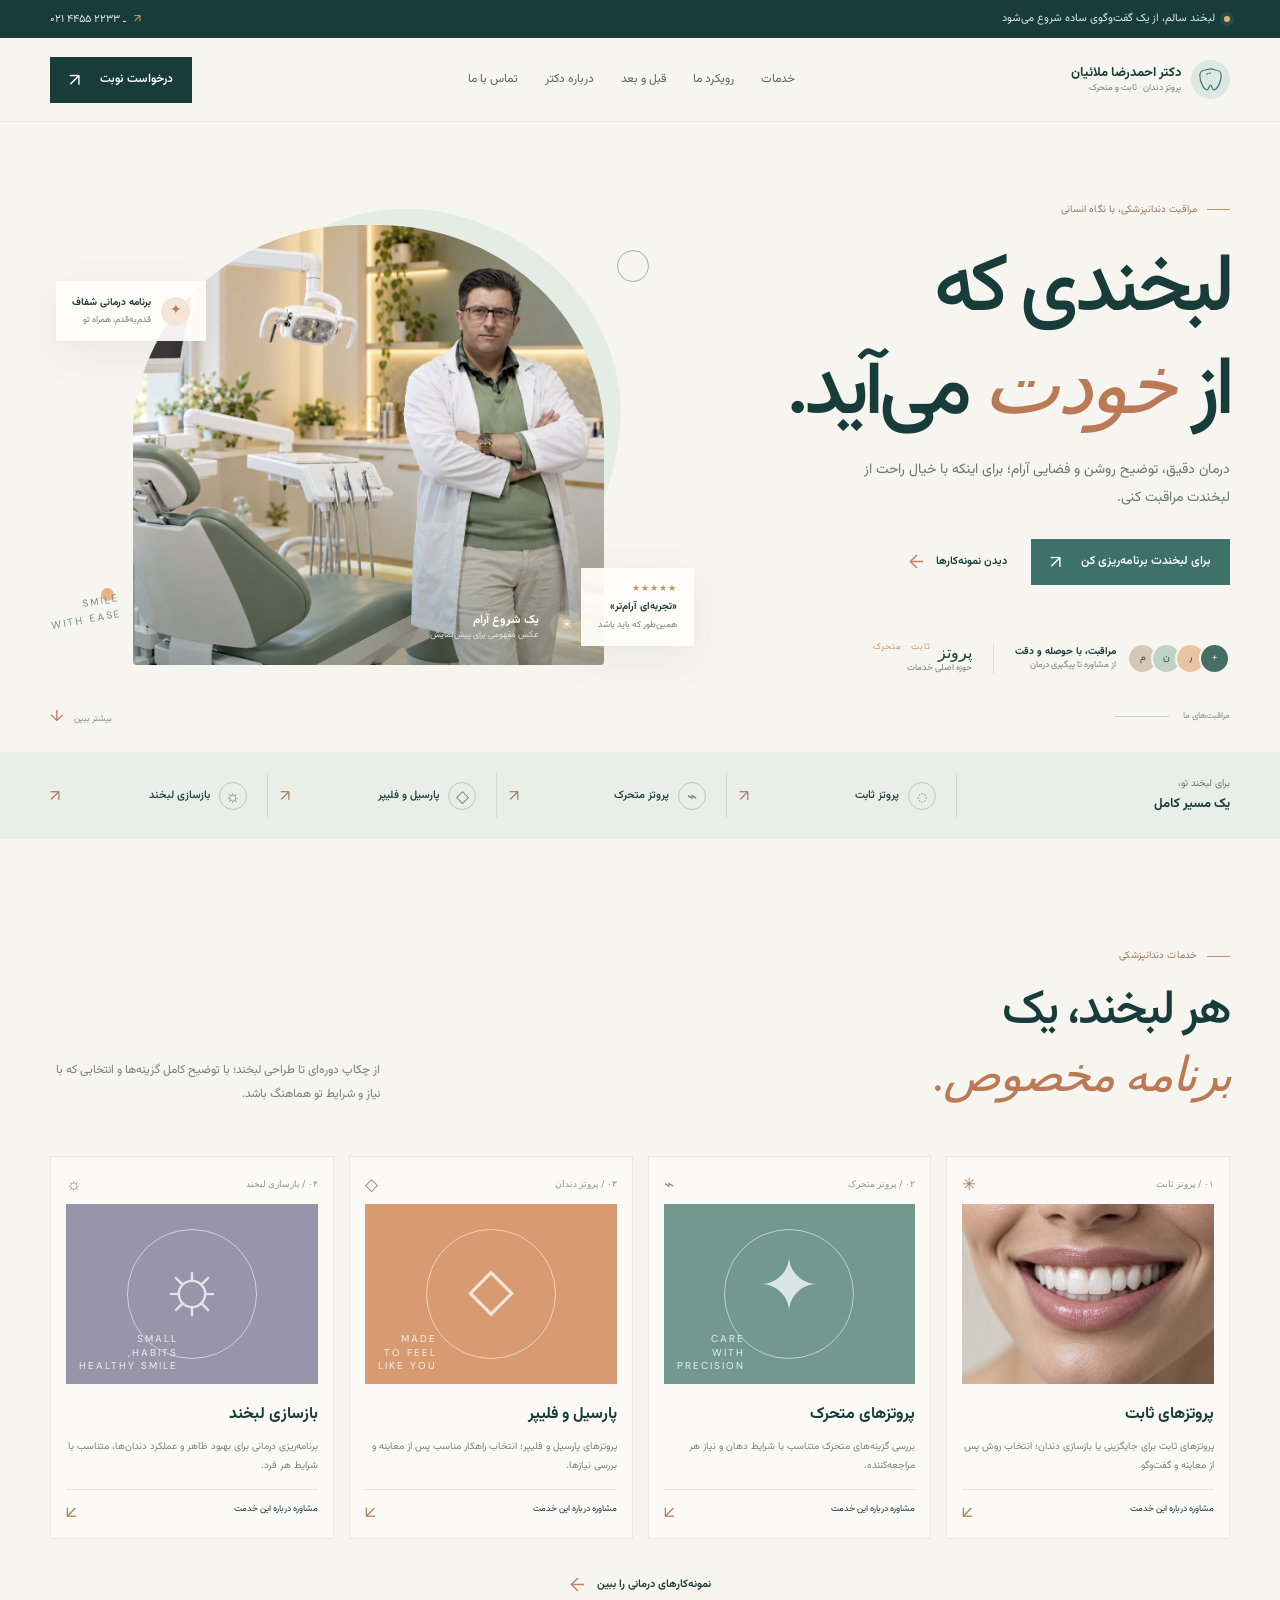
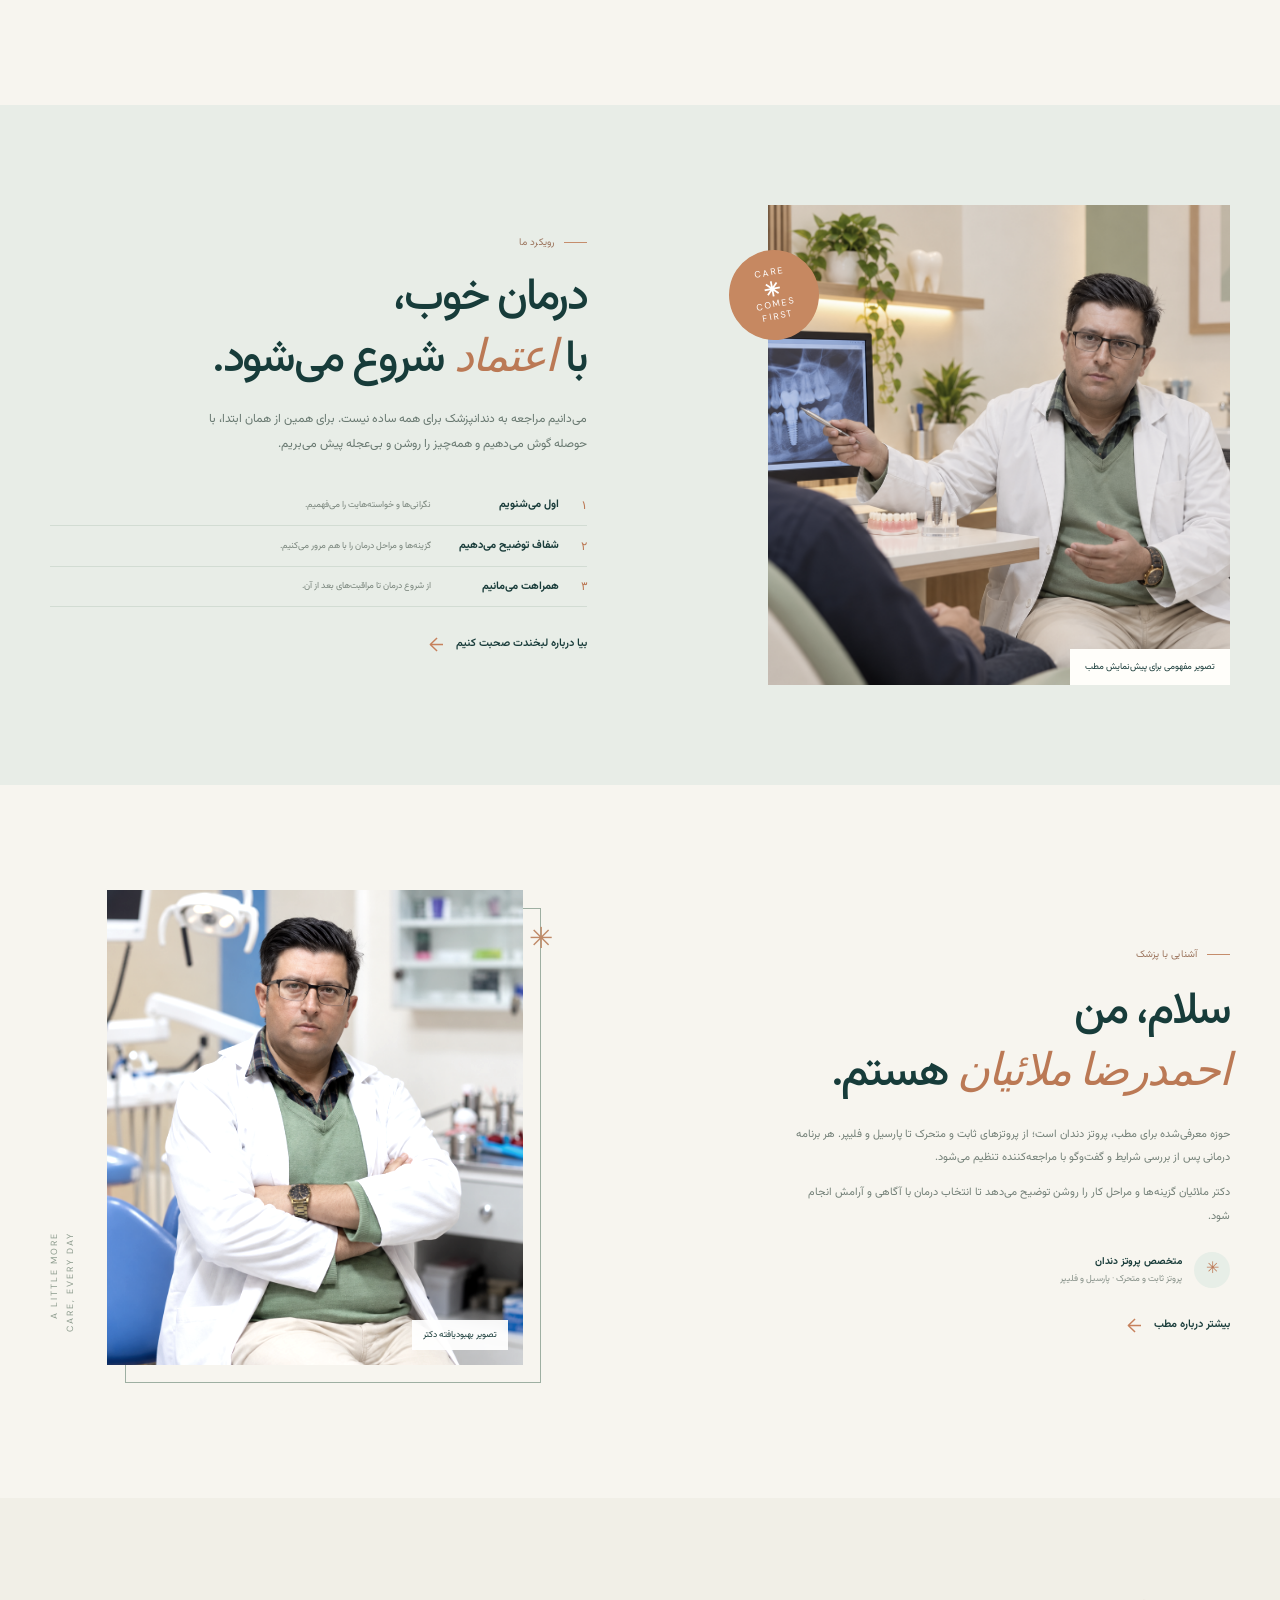
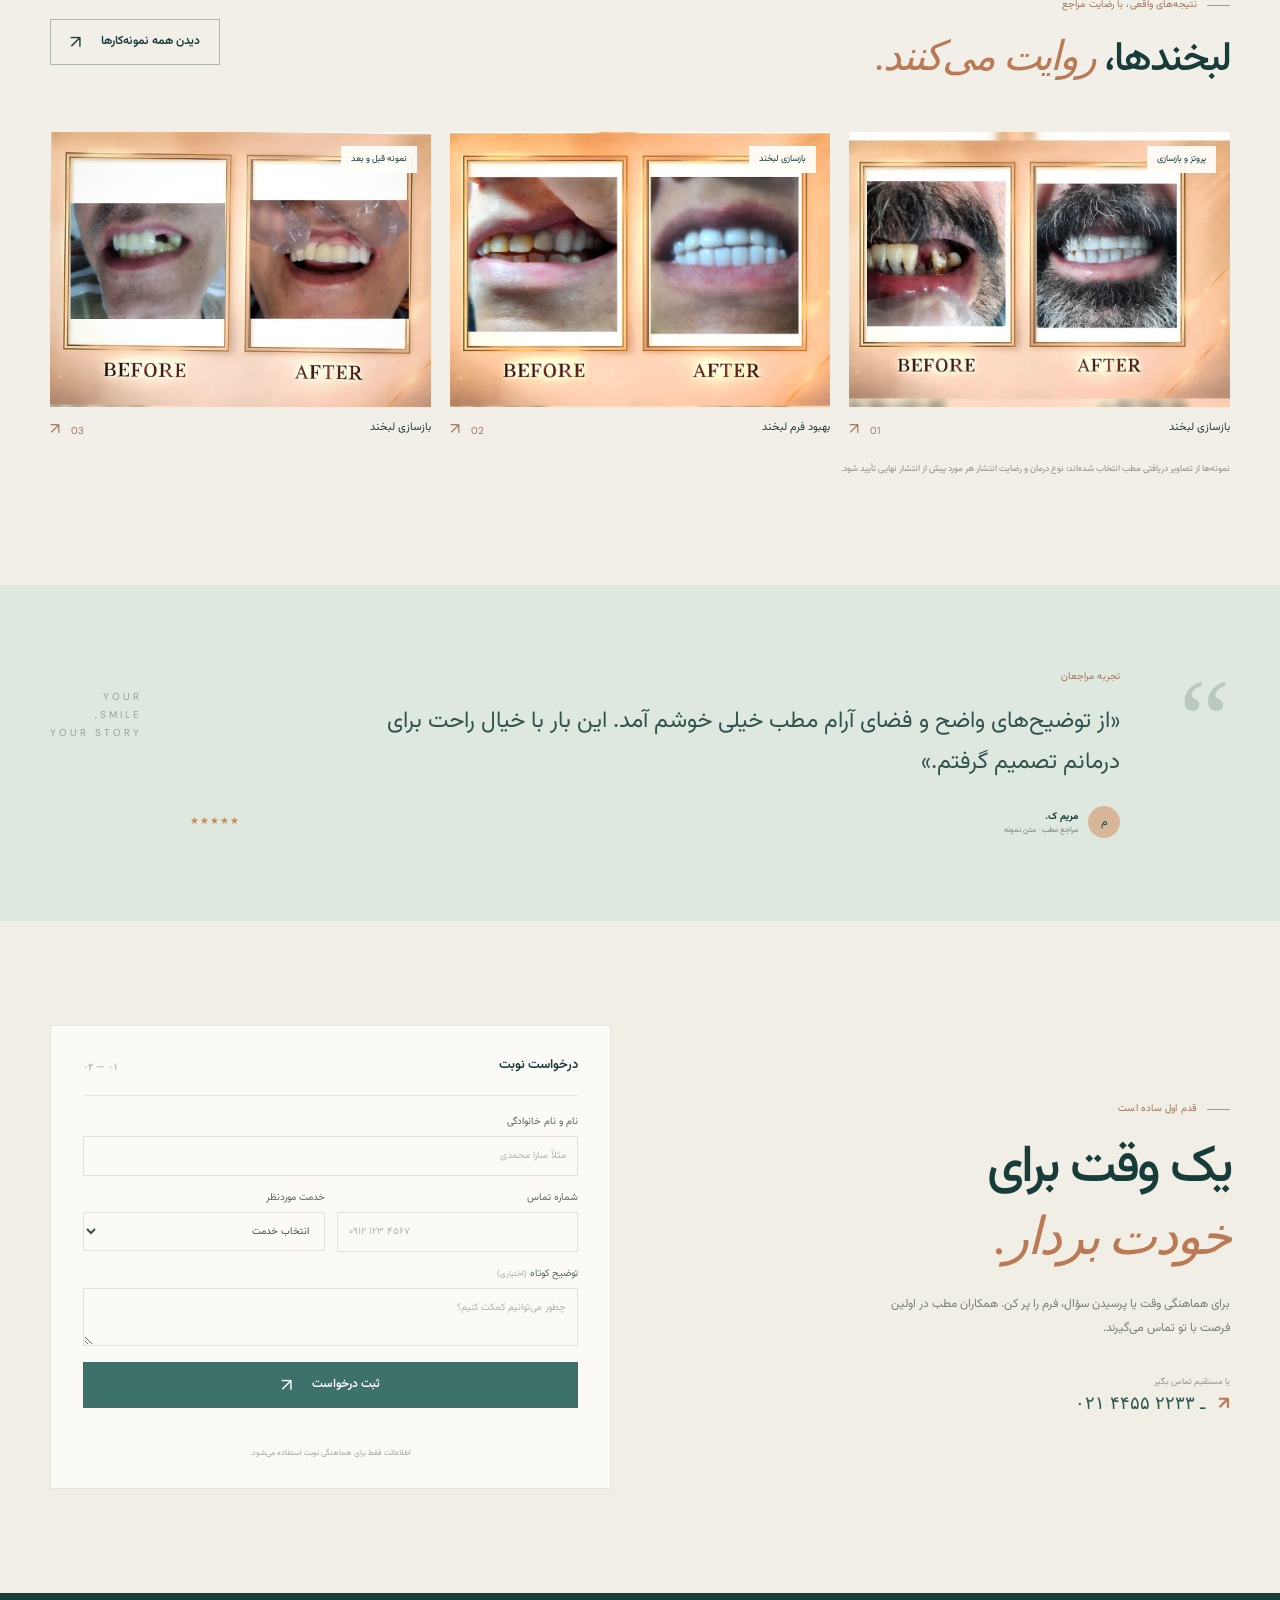
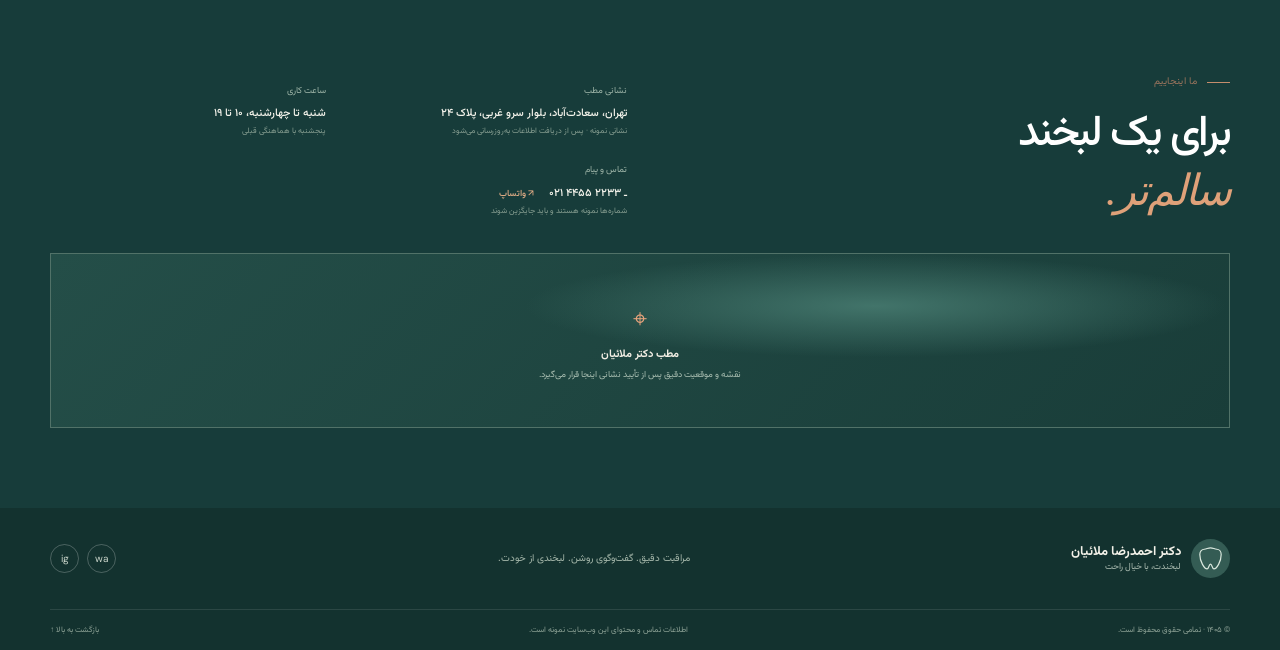
<file: index.html>
<!doctype html>
<html lang="fa" dir="rtl">
<head>
<meta charset="utf-8"><meta name="viewport" content="width=device-width, initial-scale=1"><meta name="theme-color" content="#f7f5ef"><meta name="description" content="کلینیک دندانپزشکی دکتر احمدرضا ملائیان؛ لبخندی سالم و زیبا با برنامه درمانی دقیق و مراقبت آرام.">
<title>دکتر احمدرضا ملائیان | لبخندت، با خیال راحت</title>
<link rel="preconnect" href="https://fonts.googleapis.com"><link rel="preconnect" href="https://fonts.gstatic.com" crossorigin><link href="https://fonts.googleapis.com/css2?family=DM+Sans:wght@400;500;600;700&family=Vazirmatn:wght@300;400;500;600;700;800&display=swap" rel="stylesheet"><link rel="stylesheet" href="styles.css">
</head>
<body>
<div class="topline"><div class="container topline-inner"><span><i class="live-dot"></i> لبخند سالم، از یک گفت‌وگوی ساده شروع می‌شود</span><a href="tel:02122334455">۰۲۱ ـ ۲۲۳۳ ۴۴۵۵ <span class="arrow">↗</span></a></div></div>
<header class="site-header"><div class="container nav-wrap"><a class="brand" href="index.html" aria-label="صفحه اصلی"><span class="brand-mark"><svg viewBox="0 0 48 48" aria-hidden="true"><path d="M24 5c-4.4 0-7.2 2.5-11 2.5C8.8 7.5 5 11.2 5 17c0 12.5 8.2 25.5 13 25.5 3.2 0 3-8.5 6-8.5s2.8 8.5 6 8.5C35 42.5 43 29.5 43 17c0-5.8-3.8-9.5-8-9.5C31.2 7.5 28.4 5 24 5Z"/><path d="M17 15c2-2 4-2.5 7-2.5"/></svg></span><span class="brand-copy"><b>دکتر احمدرضا ملائیان</b><small>پروتز دندان · ثابت و متحرک</small></span></a><button class="menu-toggle" aria-label="باز کردن منو" aria-expanded="false"><span></span><span></span></button><nav class="main-nav"><a href="#services">خدمات</a><a href="#approach">رویکرد ما</a><a href="portfolio.html">قبل و بعد</a><a href="#doctor">درباره دکتر</a><a href="#contact">تماس با ما</a></nav><a class="btn btn-dark nav-cta" href="#booking">درخواست نوبت <span>↗</span></a></div></header>
<main>
<section class="hero"><div class="container hero-grid"><div class="hero-copy"><div class="eyebrow"><span class="eyebrow-line"></span> مراقبت دندانپزشکی، با نگاه انسانی</div><h1>لبخندی که<br>از <em>خودت</em> می‌آید.</h1><p class="hero-desc">درمان دقیق، توضیح روشن و فضایی آرام؛ برای اینکه با خیال راحت از لبخندت مراقبت کنی.</p><div class="hero-actions"><a class="btn btn-teal" href="#booking">برای لبخندت برنامه‌ریزی کن <span>↗</span></a><a class="text-link" href="portfolio.html">دیدن نمونه‌کارها <span>←</span></a></div><div class="hero-proof"><div class="avatar-stack"><span>م</span><span>ن</span><span>ر</span><span class="avatar-plus">+</span></div><div><strong>مراقبت، با حوصله و دقت</strong><small>از مشاوره تا پیگیری درمان</small></div><div class="proof-divider"></div><div class="proof-rating"><b>پروتز</b><span>ثابت · متحرک</span><small>حوزه اصلی خدمات</small></div></div></div><div class="hero-art"><div class="hero-blob"></div><div class="hero-photo"><img src="assets/doctor-in-clinic.png" alt="تصویر مفهومی از دکتر ملائیان در فضای مطب" fetchpriority="high"><div class="photo-label"><span class="label-icon">✳</span><span><b>یک شروع آرام</b><small>عکس مفهومی برای پیش‌نمایش</small></span></div></div><div class="float-card float-card-top"><span class="float-icon">✦</span><span><b>برنامه درمانی شفاف</b><small>قدم‌به‌قدم، همراه تو</small></span></div><div class="float-card float-card-bottom"><span class="mini-stars">★★★★★</span><b>«تجربه‌ای آرام‌تر»</b><small>همین‌طور که باید باشد</small></div><span class="art-ring ring-one"></span><span class="art-ring ring-two"></span><div class="art-note">SMILE<br>WITH EASE</div></div></div><div class="container hero-bottom"><span>مراقبت‌های ما</span><div class="scroll-line"></div><a href="#services">بیشتر ببین <span>↓</span></a></div></section>
<section class="service-strip"><div class="container strip-inner"><div class="strip-label">برای لبخند تو،<br><b>یک مسیر کامل</b></div><a href="#services"><span class="strip-icon">◌</span><span>پروتز ثابت</span><b>↗</b></a><a href="#services"><span class="strip-icon">⌁</span><span>پروتز متحرک</span><b>↗</b></a><a href="#services"><span class="strip-icon">◇</span><span>پارسیل و فلیپر</span><b>↗</b></a><a href="#services"><span class="strip-icon">☼</span><span>بازسازی لبخند</span><b>↗</b></a></div></section>
<section class="section services-section" id="services"><div class="container"><div class="section-heading"><div><div class="eyebrow"><span class="eyebrow-line"></span> خدمات دندانپزشکی</div><h2>هر لبخند، یک<br><em>برنامه مخصوص.</em></h2></div><p>از چکاپ دوره‌ای تا طراحی لبخند؛ با توضیح کامل گزینه‌ها و انتخابی که با نیاز و شرایط تو هماهنگ باشد.</p></div><div class="service-grid"><article class="service-card service-featured"><div class="card-top"><span>۰۱ / پروتز ثابت</span><span class="service-symbol">✳</span></div><div class="service-image"><img src="assets/smile-closeup.png" alt="مراقبت زیبایی و طراحی لبخند" loading="lazy"></div><h3>پروتزهای ثابت</h3><p>پروتزهای ثابت برای جایگزینی یا بازسازی دندان؛ انتخاب روش پس از معاینه و گفت‌وگو.</p><a href="#booking" class="card-link">مشاوره درباره این خدمت <span>↙</span></a></article><article class="service-card"><div class="card-top"><span>۰۲ / پروتز متحرک</span><span class="service-symbol">⌁</span></div><div class="service-illustration illu-teal"><span>✦</span><i></i><b>CARE<br>WITH<br>PRECISION</b></div><h3>پروتزهای متحرک</h3><p>بررسی گزینه‌های متحرک متناسب با شرایط دهان و نیاز هر مراجعه‌کننده.</p><a href="#booking" class="card-link">مشاوره درباره این خدمت <span>↙</span></a></article><article class="service-card"><div class="card-top"><span>۰۳ / پروتز دندان</span><span class="service-symbol">◇</span></div><div class="service-illustration illu-orange"><span>◇</span><i></i><b>MADE<br>TO FEEL<br>LIKE YOU</b></div><h3>پارسیل و فلیپر</h3><p>پروتزهای پارسیل و فلیپر؛ انتخاب راهکار مناسب پس از معاینه و بررسی نیازها.</p><a href="#booking" class="card-link">مشاوره درباره این خدمت <span>↙</span></a></article><article class="service-card"><div class="card-top"><span>۰۴ / بازسازی لبخند</span><span class="service-symbol">☼</span></div><div class="service-illustration illu-lilac"><span>☼</span><i></i><b>SMALL<br>HABITS,<br>HEALTHY SMILE</b></div><h3>بازسازی لبخند</h3><p>برنامه‌ریزی درمانی برای بهبود ظاهر و عملکرد دندان‌ها، متناسب با شرایط هر فرد.</p><a href="#booking" class="card-link">مشاوره درباره این خدمت <span>↙</span></a></article></div><div class="center-link"><a class="text-link" href="portfolio.html">نمونه‌کارهای درمانی را ببین <span>←</span></a></div></div></section>
<section class="approach-section" id="approach"><div class="container approach-grid"><div class="approach-image"><img src="assets/doctor-consultation.png" alt="تصویر مفهومی از دکتر ملائیان هنگام مشاوره" loading="lazy"><div class="image-stamp"><span>CARE</span><b>✳</b><span>COMES<br>FIRST</span></div><div class="image-caption">تصویر مفهومی برای پیش‌نمایش مطب</div></div><div class="approach-copy"><div class="eyebrow"><span class="eyebrow-line"></span> رویکرد ما</div><h2>درمان خوب،<br>با <em>اعتماد</em> شروع می‌شود.</h2><p class="approach-lead">می‌دانیم مراجعه به دندانپزشک برای همه ساده نیست. برای همین از همان ابتدا، با حوصله گوش می‌دهیم و همه‌چیز را روشن و بی‌عجله پیش می‌بریم.</p><div class="values-list"><div><span>۱</span><b>اول می‌شنویم</b><p>نگرانی‌ها و خواسته‌هایت را می‌فهمیم.</p></div><div><span>۲</span><b>شفاف توضیح می‌دهیم</b><p>گزینه‌ها و مراحل درمان را با هم مرور می‌کنیم.</p></div><div><span>۳</span><b>همراهت می‌مانیم</b><p>از شروع درمان تا مراقبت‌های بعد از آن.</p></div></div><a class="text-link" href="#booking">بیا درباره لبخندت صحبت کنیم <span>←</span></a></div></div></section>
<section class="doctor-section" id="doctor"><div class="container doctor-grid"><div class="doctor-copy"><div class="eyebrow"><span class="eyebrow-line"></span> آشنایی با پزشک</div><h2>سلام، من<br><em>احمدرضا ملائیان</em> هستم.</h2><p>حوزه معرفی‌شده برای مطب، پروتز دندان است؛ از پروتزهای ثابت و متحرک تا پارسیل و فلیپر. هر برنامه درمانی پس از بررسی شرایط و گفت‌وگو با مراجعه‌کننده تنظیم می‌شود.</p><p>دکتر ملائیان گزینه‌ها و مراحل کار را روشن توضیح می‌دهد تا انتخاب درمان با آگاهی و آرامش انجام شود.</p><div class="credentials"><span>✳</span><div><b>متخصص پروتز دندان</b><small>پروتز ثابت و متحرک · پارسیل و فلیپر</small></div></div><a class="text-link" href="#contact">بیشتر درباره مطب <span>←</span></a></div><div class="doctor-visual"><div class="doctor-frame"><img src="assets/doctor-ai-enhanced.png" alt="تصویر بهبودیافته دکتر احمدرضا ملائیان" loading="lazy"><div class="portrait-note">تصویر بهبودیافته دکتر</div></div><div class="doctor-side-note">A LITTLE MORE<br>CARE, EVERY DAY</div><span class="doctor-spark">✳</span></div></div></section>
<section class="portfolio-preview"><div class="container"><div class="section-heading preview-heading"><div><div class="eyebrow"><span class="eyebrow-line"></span> نتیجه‌های واقعی، با رضایت مراجع</div><h2>لبخندها، <em>روایت می‌کنند.</em></h2></div><a class="btn btn-outline" href="portfolio.html">دیدن همه نمونه‌کارها <span>↗</span></a></div><div class="preview-grid"><a class="case-preview" href="portfolio.html"><div class="case-img case-img-one"><span class="case-tag">پروتز و بازسازی</span><div class="before-after-mini"><span>قبل</span><i></i><span>بعد</span></div></div><div class="case-caption"><span>بازسازی لبخند</span><b>01 <i>↗</i></b></div></a><a class="case-preview" href="portfolio.html"><div class="case-img case-img-two"><span class="case-tag">بازسازی لبخند</span><div class="before-after-mini"><span>قبل</span><i></i><span>بعد</span></div></div><div class="case-caption"><span>بهبود فرم لبخند</span><b>02 <i>↗</i></b></div></a><a class="case-preview" href="portfolio.html"><div class="case-img case-img-three"><span class="case-tag">نمونه قبل و بعد</span><div class="before-after-mini"><span>قبل</span><i></i><span>بعد</span></div></div><div class="case-caption"><span>بازسازی لبخند</span><b>03 <i>↗</i></b></div></a></div><p class="demo-note">نمونه‌ها از تصاویر دریافتی مطب انتخاب شده‌اند؛ نوع درمان و رضایت انتشار هر مورد پیش از انتشار نهایی تأیید شود.</p></div></section>
<section class="quote-section"><div class="container quote-inner"><span class="quote-mark">“</span><div><div class="eyebrow">تجربه مراجعان</div><blockquote>«از توضیح‌های واضح و فضای آرام مطب خیلی خوشم آمد. این بار با خیال راحت برای درمانم تصمیم گرفتم.»</blockquote><div class="quote-author"><span class="author-avatar">م</span><span><b>مریم ک.</b><small>مراجع مطب · متن نمونه</small></span><span class="quote-stars">★★★★★</span></div></div><div class="quote-side">YOUR<br>SMILE,<br>YOUR STORY</div></div></section>
<section class="booking-section" id="booking"><div class="container booking-grid"><div class="booking-copy"><div class="eyebrow"><span class="eyebrow-line"></span> قدم اول ساده است</div><h2>یک وقت برای<br><em>خودت بردار.</em></h2><p>برای هماهنگی وقت یا پرسیدن سؤال، فرم را پر کن. همکاران مطب در اولین فرصت با تو تماس می‌گیرند.</p><div class="booking-contact"><span>یا مستقیم تماس بگیر</span><a href="tel:02122334455">۰۲۱ ـ ۲۲۳۳ ۴۴۵۵ <b>↗</b></a></div></div><form class="booking-form" id="bookingForm"><div class="form-head"><span>درخواست نوبت</span><span class="form-step">۰۱ — ۰۲</span></div><label>نام و نام خانوادگی<input required name="name" autocomplete="name" placeholder="مثلاً سارا محمدی"></label><div class="form-row"><label>شماره تماس<input required name="phone" type="tel" autocomplete="tel" placeholder="۰۹۱۲ ۱۲۳ ۴۵۶۷"></label><label>خدمت موردنظر<select name="service"><option value="">انتخاب خدمت</option><option>چکاپ و معاینه</option><option>زیبایی لبخند</option><option>درمان و ترمیم</option><option>ایمپلنت و جراحی</option><option>مشاوره</option></select></label></div><label>توضیح کوتاه <small>(اختیاری)</small><textarea name="message" rows="2" placeholder="چطور می‌توانیم کمکت کنیم؟"></textarea></label><button class="btn btn-teal form-submit" type="submit">ثبت درخواست <span>↗</span></button><p class="form-feedback" aria-live="polite"></p><small class="form-privacy">اطلاعاتت فقط برای هماهنگی نوبت استفاده می‌شود.</small></form></div></section>
<section class="contact-section" id="contact"><div class="container contact-grid"><div><div class="eyebrow"><span class="eyebrow-line"></span> ما اینجاییم</div><h2>برای یک لبخند<br><em>سالم‌تر.</em></h2></div><div class="contact-details"><div><span>نشانی مطب</span><b>تهران، سعادت‌آباد، بلوار سرو غربی، پلاک ۲۴</b><small>نشانی نمونه · پس از دریافت اطلاعات به‌روزرسانی می‌شود</small></div><div><span>ساعت کاری</span><b>شنبه تا چهارشنبه، ۱۰ تا ۱۹</b><small>پنجشنبه با هماهنگی قبلی</small></div><div><span>تماس و پیام</span><b><a href="tel:02122334455">۰۲۱ ـ ۲۲۳۳ ۴۴۵۵</a> <a href="https://wa.me/989121234567" class="whatsapp-link">واتساپ ↗</a></b><small>شماره‌ها نمونه هستند و باید جایگزین شوند</small></div></div><div class="map-placeholder"><span class="map-pin">⌖</span><b>مطب دکتر ملائیان</b><small>نقشه و موقعیت دقیق پس از تأیید نشانی اینجا قرار می‌گیرد.</small></div></div></section>
</main>
<footer class="site-footer"><div class="container footer-top"><a class="brand footer-brand" href="index.html"><span class="brand-mark"><svg viewBox="0 0 48 48"><path d="M24 5c-4.4 0-7.2 2.5-11 2.5C8.8 7.5 5 11.2 5 17c0 12.5 8.2 25.5 13 25.5 3.2 0 3-8.5 6-8.5s2.8 8.5 6 8.5C35 42.5 43 29.5 43 17c0-5.8-3.8-9.5-8-9.5C31.2 7.5 28.4 5 24 5Z"/></svg></span><span class="brand-copy"><b>دکتر احمدرضا ملائیان</b><small>لبخندت، با خیال راحت</small></span></a><p>مراقبت دقیق. گفت‌وگوی روشن. لبخندی از خودت.</p><div class="footer-social"><a href="#contact" aria-label="اینستاگرام">ig</a><a href="#contact" aria-label="واتساپ">wa</a></div></div><div class="container footer-bottom"><span>© ۱۴۰۵ · تمامی حقوق محفوظ است.</span><span>اطلاعات تماس و محتوای این وب‌سایت نمونه است.</span><a href="#top">بازگشت به بالا ↑</a></div></footer>
<a class="mobile-booking" href="#booking">درخواست نوبت <span>↗</span></a><script src="script.js"></script></body></html>
</file>
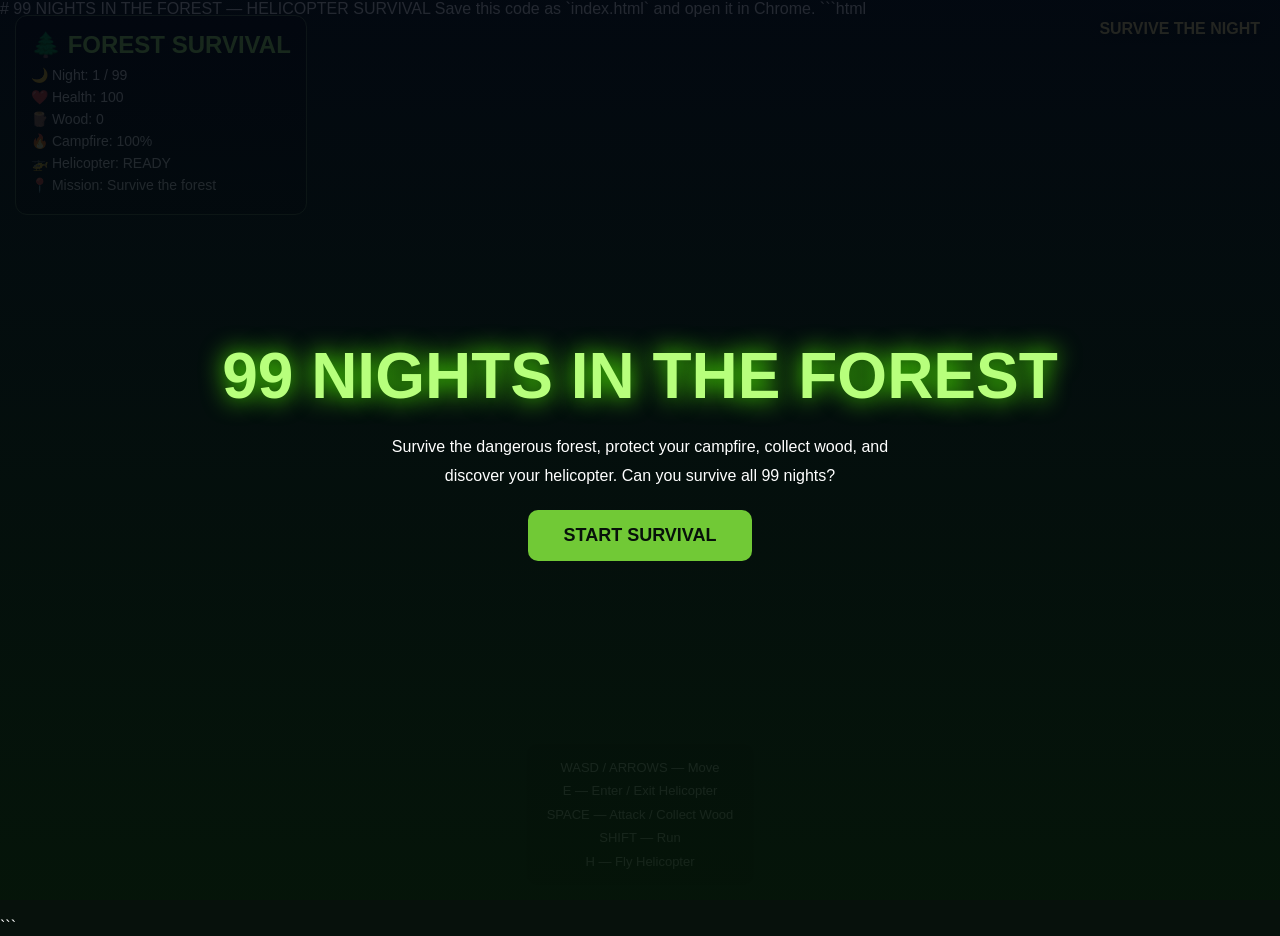
<file: # 99 NIGHTS IN THE FOREST — HELICOPTER S.html>
# 99 NIGHTS IN THE FOREST — HELICOPTER SURVIVAL

Save this code as `index.html` and open it in Chrome.

```html
<!DOCTYPE html>
<html lang="en">
<head>
<meta charset="UTF-8">
<meta name="viewport" content="width=device-width, initial-scale=1.0">
<title>99 Nights in the Forest - Helicopter Survival</title>

<style>
* { margin: 0; padding: 0; box-sizing: border-box; }

body {
    background: #07110c;
    font-family: Arial, sans-serif;
    color: white;
    overflow: hidden;
}

canvas {
    display: block;
    width: 100vw;
    height: 100vh;
}

#hud {
    position: absolute;
    top: 15px;
    left: 15px;
    background: rgba(0,0,0,0.75);
    border: 1px solid #536d46;
    border-radius: 12px;
    padding: 15px;
    min-width: 220px;
}

#hud h2 { color: #a9ff6b; margin-bottom: 8px; }
#hud p { margin: 6px 0; font-size: 14px; }

#help {
    position: absolute;
    bottom: 15px;
    left: 50%;
    transform: translateX(-50%);
    background: rgba(0,0,0,.8);
    padding: 12px 20px;
    border-radius: 10px;
    text-align: center;
    font-size: 13px;
    line-height: 1.8;
}

#message {
    position: absolute;
    top: 20px;
    right: 20px;
    color: #ffe98a;
    font-weight: bold;
    text-shadow: 0 0 10px black;
}

#start {
    position: absolute;
    inset: 0;
    background: linear-gradient(#020711dd, #051509ee);
    display: flex;
    flex-direction: column;
    justify-content: center;
    align-items: center;
    text-align: center;
    z-index: 5;
}

#start h1 {
    font-size: clamp(30px, 5vw, 65px);
    color: #b7ff7c;
    text-shadow: 0 0 25px #52ff00;
}

#start p {
    margin: 20px;
    max-width: 500px;
    line-height: 1.8;
}

button {
    padding: 15px 35px;
    background: #71c936;
    border: 0;
    border-radius: 10px;
    color: #07110a;
    font-size: 18px;
    font-weight: bold;
    cursor: pointer;
}

button:hover { background: #a1ff63; }
</style>
</head>

<body>

<canvas id="game"></canvas>

<div id="hud">
    <h2>🌲 FOREST SURVIVAL</h2>
    <p>🌙 Night: <span id="night">1</span> / 99</p>
    <p>❤️ Health: <span id="health">100</span></p>
    <p>🪵 Wood: <span id="wood">0</span></p>
    <p>🔥 Campfire: <span id="fire">100</span>%</p>
    <p>🚁 Helicopter: <span id="heli">READY</span></p>
    <p>📍 Mission: Survive the forest</p>
</div>

<div id="message">SURVIVE THE NIGHT</div>

<div id="help">
    WASD / ARROWS — Move<br>
    E — Enter / Exit Helicopter<br>
    SPACE — Attack / Collect Wood<br>
    SHIFT — Run<br>
    H — Fly Helicopter
</div>

<div id="start">
    <h1>99 NIGHTS IN THE FOREST</h1>
    <p>
        Survive the dangerous forest, protect your campfire,
        collect wood, and discover your helicopter.
        Can you survive all 99 nights?
    </p>
    <button onclick="startGame()">START SURVIVAL</button>
</div>

<script>
const canvas = document.getElementById("game");
const ctx = canvas.getContext("2d");

let W, H;

function resize() {
    W = canvas.width = window.innerWidth;
    H = canvas.height = window.innerHeight;
}
window.addEventListener("resize", resize);
resize();

const keys = {};

window.addEventListener("keydown", e => {
    keys[e.key.toLowerCase()] = true;

    if ([" ", "ArrowUp", "ArrowDown", "ArrowLeft", "ArrowRight"].includes(e.key))
        e.preventDefault();

    if (!e.repeat && e.key.toLowerCase() === "e") toggleHelicopter();
    if (!e.repeat && e.key.toLowerCase() === "h") helicopterMode = !helicopterMode;
    if (!e.repeat && e.key === " ") interact();
});

window.addEventListener("keyup", e => {
    keys[e.key.toLowerCase()] = false;
});

let started = false;
let helicopterMode = false;
let inHelicopter = false;
let night = 1;
let health = 100;
let wood = 0;
let fire = 100;
let gameTime = 0;

const player = { x: 0, y: 0, angle: 0 };

const helicopter = {
    x: 180,
    y: 100,
    angle: 0,
    rotor: 0
};

let trees = [];
let monsters = [];

function rand(min, max) {
    return Math.random() * (max - min) + min;
}

function generateWorld() {
    trees = [];
    monsters = [];

    for (let i = 0; i < 260; i++) {
        trees.push({
            x: rand(-1800, 1800),
            y: rand(-1800, 1800),
            size: rand(30, 65)
        });
    }

    for (let i = 0; i < 12; i++) {
        monsters.push({
            x: rand(-1000, 1000),
            y: rand(-1000, 1000),
            speed: rand(0.5, 1.2),
            alive: true
        });
    }

    trees.push({ x: 200, y: 100, size: 45 });
}

function startGame() {
    document.getElementById("start").style.display = "none";
    started = true;
    generateWorld();
    requestAnimationFrame(loop);
}

function toggleHelicopter() {
    if (!started) return;

    if (inHelicopter) {
        inHelicopter = false;
        player.x = helicopter.x + 50;
        player.y = helicopter.y;
    } else {
        let d = Math.hypot(player.x - helicopter.x, player.y - helicopter.y);

        if (d < 120) {
            inHelicopter = true;
            helicopterMode = true;
        }
    }
}

function interact() {
    if (!started) return;

    if (!inHelicopter) {
        wood += 1;
        fire = Math.min(100, fire + 3);
    }
}

function drawGround() {
    ctx.fillStyle = "#173d23";
    ctx.fillRect(0, 0, W, H);

    const grid = 100;

    for (let x = 0; x < W; x += grid) {
        for (let y = 0; y < H; y += grid) {
            const noise = Math.sin(x * 0.03 + y * 0.04);
            ctx.fillStyle = noise > 0 ? "#1a4225" : "#193b21";
            ctx.fillRect(x, y, grid, grid);
        }
    }
}

function worldToScreen(x, y) {
    return {
        x: x - player.x + W / 2,
        y: y - player.y + H / 2
    };
}

function drawTree(tree) {
    const p = worldToScreen(tree.x, tree.y);

    if (p.x < -100 || p.x > W + 100 || p.y < -100 || p.y > H + 100)
        return;

    ctx.fillStyle = "#513522";
    ctx.fillRect(p.x - 8, p.y, 16, tree.size);

    ctx.fillStyle = "#0a2612";
    ctx.beginPath();
    ctx.arc(p.x, p.y - tree.size * 0.35, tree.size, 0, Math.PI * 2);
    ctx.fill();

    ctx.fillStyle = "#194d26";
    ctx.beginPath();
    ctx.arc(p.x - 10, p.y - tree.size * 0.45, tree.size * 0.75, 0, Math.PI * 2);
    ctx.fill();

    ctx.fillStyle = "#24652f";
    ctx.beginPath();
    ctx.arc(p.x + 10, p.y - tree.size * 0.65, tree.size * 0.55, 0, Math.PI * 2);
    ctx.fill();
}

function drawCampfire() {
    const p = worldToScreen(0, 0);

    ctx.save();

    ctx.shadowBlur = 35;
    ctx.shadowColor = "#ff6600";

    ctx.fillStyle = "#ff9c25";
    ctx.beginPath();
    ctx.arc(p.x, p.y, 30 + Math.sin(gameTime * 5) * 4, 0, Math.PI * 2);
    ctx.fill();

    ctx.shadowBlur = 0;

    ctx.fillStyle = "#ffdf60";
    ctx.beginPath();
    ctx.moveTo(p.x, p.y - 35);
    ctx.lineTo(p.x - 15, p.y + 10);
    ctx.lineTo(p.x + 12, p.y + 10);
    ctx.closePath();
    ctx.fill();

    ctx.fillStyle = "#542b15";
    ctx.fillRect(p.x - 25, p.y + 12, 50, 8);

    ctx.restore();
}

function drawPlayer() {
    const p = worldToScreen(player.x, player.y);

    ctx.save();
    ctx.translate(p.x, p.y);
    ctx.rotate(player.angle);

    ctx.fillStyle = "#d9c59b";
    ctx.fillRect(-12, -15, 24, 30);

    ctx.fillStyle = "#3a76db";
    ctx.fillRect(-10, -5, 20, 18);

    ctx.fillStyle = "#ffdb9c";
    ctx.beginPath();
    ctx.arc(0, -17, 10, 0, Math.PI * 2);
    ctx.fill();

    ctx.fillStyle = "#202020";
    ctx.fillRect(-8, -24, 16, 5);

    ctx.restore();
}

function drawHelicopter() {
    const p = worldToScreen(helicopter.x, helicopter.y);

    helicopter.rotor += 0.3;

    ctx.save();
    ctx.translate(p.x, p.y);
    ctx.rotate(helicopter.angle);

    ctx.fillStyle = "#1d4e8a";
    ctx.fillRect(-40, -20, 80, 40);

    ctx.fillStyle = "#68d8ff";
    ctx.fillRect(-22, -15, 30, 30);

    ctx.fillStyle = "#152b42";
    ctx.fillRect(28, -8, 55, 16);

    ctx.fillStyle = "#ff3b3b";
    ctx.fillRect(78, -5, 15, 10);

    ctx.strokeStyle = "#171717";
    ctx.lineWidth = 5;
    ctx.beginPath();
    ctx.moveTo(0, 0);
    ctx.lineTo(0, -90);
    ctx.moveTo(-75, -90);
    ctx.lineTo(75, -90);
    ctx.stroke();

    ctx.rotate(helicopter.rotor);

    ctx.strokeStyle = "#d7e4e8";
    ctx.lineWidth = 4;
    ctx.beginPath();
    ctx.moveTo(-130, 0);
    ctx.lineTo(130, 0);
    ctx.stroke();

    ctx.restore();
}

function drawMonster(monster) {
    if (!monster.alive) return;

    const p = worldToScreen(monster.x, monster.y);

    ctx.fillStyle = "#701515";
    ctx.beginPath();
    ctx.arc(p.x, p.y, 18, 0, Math.PI * 2);
    ctx.fill();

    ctx.fillStyle = "#ff2828";
    ctx.fillRect(p.x - 10, p.y - 5, 5, 5);
    ctx.fillRect(p.x + 5, p.y - 5, 5, 5);
}

function update() {
    gameTime += 0.016;

    let speed = keys["shift"] ? 5 : 3;

    if (inHelicopter) {
        speed = helicopterMode ? 8 : 4;

        if (keys["w"] || keys["arrowup"]) helicopter.y -= speed;
        if (keys["s"] || keys["arrowdown"]) helicopter.y += speed;
        if (keys["a"] || keys["arrowleft"]) helicopter.x -= speed;
        if (keys["d"] || keys["arrowright"]) helicopter.x += speed;

        player.x = helicopter.x;
        player.y = helicopter.y;
    } else {
        if (keys["w"] || keys["arrowup"]) player.y -= speed;
        if (keys["s"] || keys["arrowdown"]) player.y += speed;
        if (keys["a"] || keys["arrowleft"]) player.x -= speed;
        if (keys["d"] || keys["arrowright"]) player.x += speed;
    }

    if (keys["w"]) player.angle = 0;
    if (keys["s"]) player.angle = Math.PI;
    if (keys["a"]) player.angle = -Math.PI / 2;
    if (keys["d"]) player.angle = Math.PI / 2;

    monsters.forEach(monster => {
        if (!monster.alive) return;

        let dx = player.x - monster.x;
        let dy = player.y - monster.y;
        let d = Math.hypot(dx, dy);

        if (d < 650 && d > 5) {
            monster.x += dx / d * monster.speed;
            monster.y += dy / d * monster.speed;
        }

        if (d < 35 && !inHelicopter) {
            health -= 0.08;
        }
    });

    fire -= 0.005;

    if (gameTime > night * 30) {
        night++;

        if (night > 99) {
            night = 99;
            document.getElementById("message").textContent =
                "🏆 YOU SURVIVED 99 NIGHTS!";
        }
    }

    if (health <= 0) {
        health = 0;
        started = false;
        document.getElementById("message").textContent = "GAME OVER";
        document.getElementById("start").style.display = "flex";
        document.querySelector("#start h1").textContent = "GAME OVER";
        document.querySelector("#start button").textContent = "RESTART";
    }

    document.getElementById("night").textContent = night;
    document.getElementById("health").textContent = Math.floor(health);
    document.getElementById("wood").textContent = wood;
    document.getElementById("fire").textContent = Math.floor(fire);
    document.getElementById("heli").textContent =
        inHelicopter ? "FLYING 🚁" : "READY";
}

function draw() {
    drawGround();

    trees.sort((a, b) => a.y - b.y);
    trees.forEach(drawTree);

    drawCampfire();

    monsters.forEach(drawMonster);

    drawHelicopter();

    if (!inHelicopter) drawPlayer();

    // Night darkness overlay
    let darkness = 0.25 + Math.abs(Math.sin(gameTime * 0.05)) * 0.45;

    ctx.fillStyle = `rgba(0, 0, 25, ${darkness})`;
    ctx.fillRect(0, 0, W, H);

    // Campfire light
    const firePos = worldToScreen(0, 0);

    const light = ctx.createRadialGradient(
        firePos.x, firePos.y, 10,
        firePos.x, firePos.y, 230
    );

    light.addColorStop(0, "rgba(255,120,20,0.30)");
    light.addColorStop(1, "rgba(255,120,20,0)");

    ctx.fillStyle = light;
    ctx.fillRect(0, 0, W, H);
}

function loop() {
    if (!started) return;

    update();
    draw();

    requestAnimationFrame(loop);
}
</script>

</body>
</html>
```
</file>
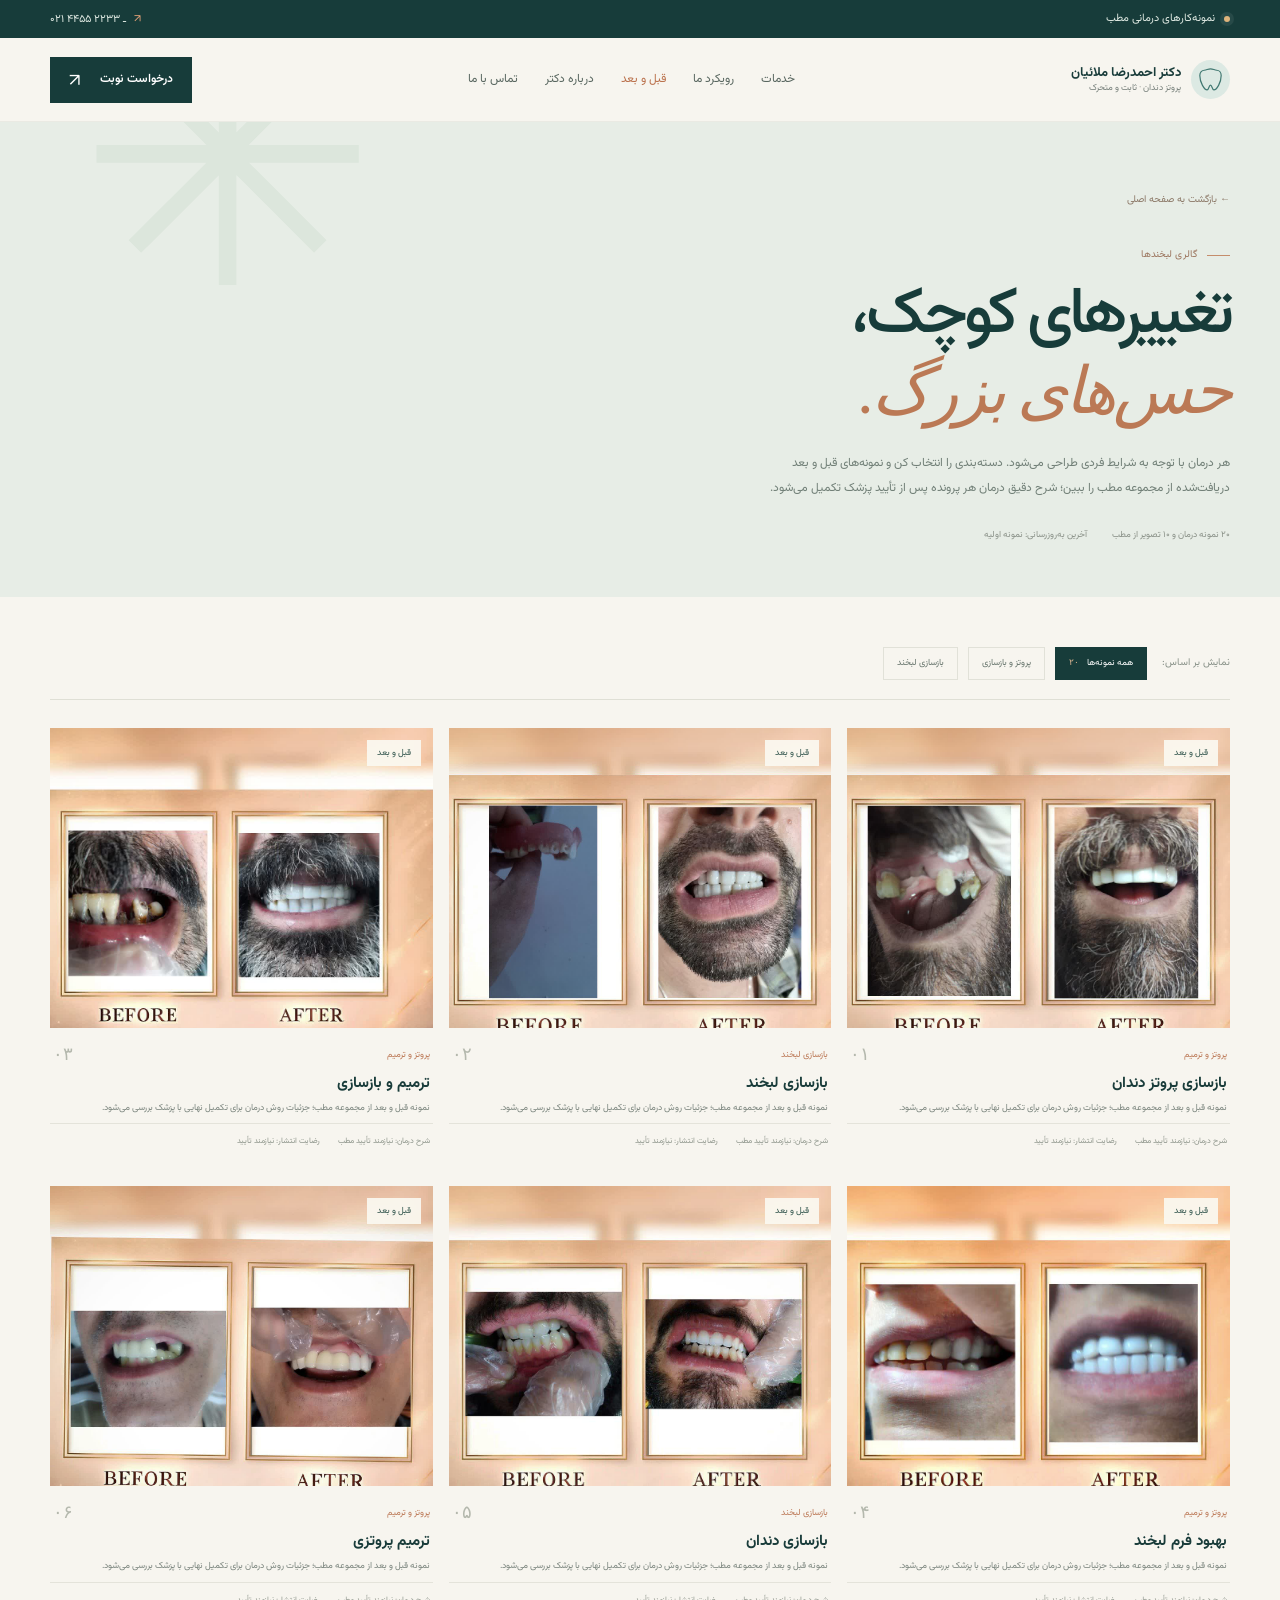
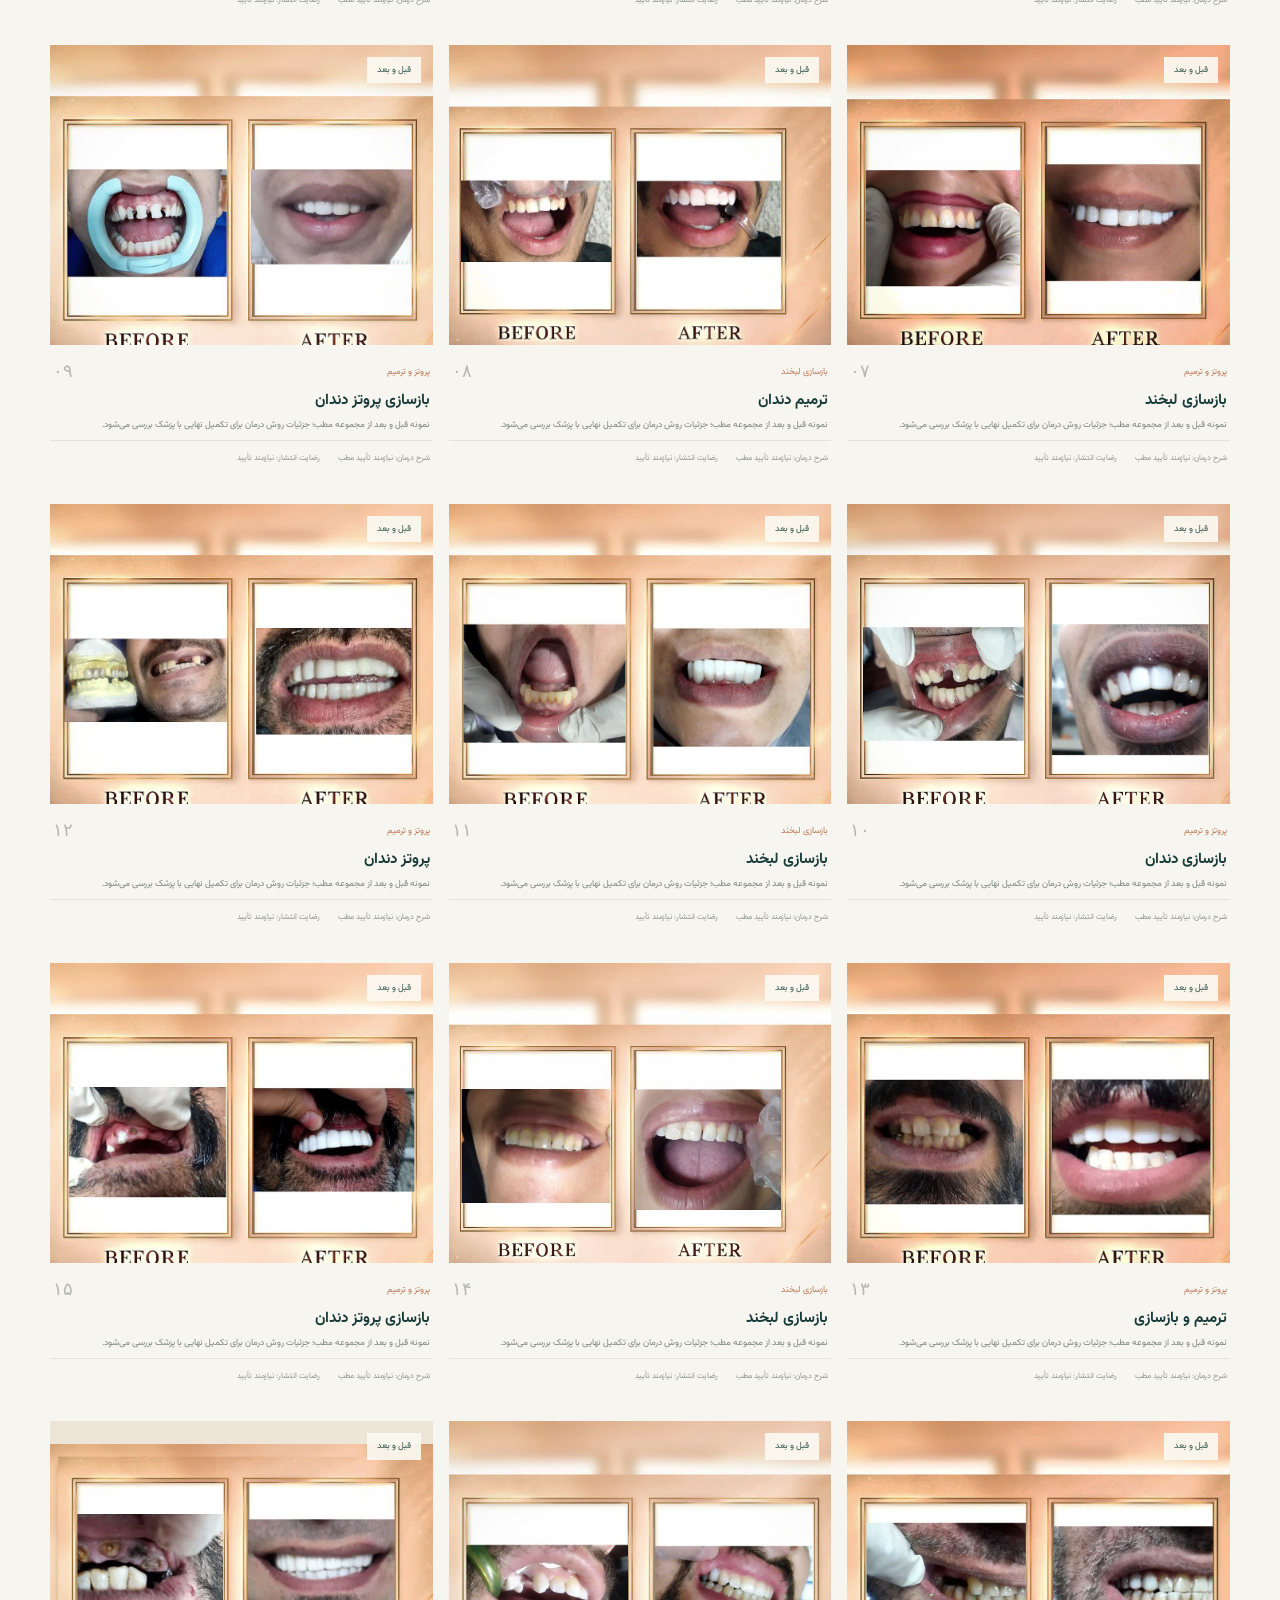
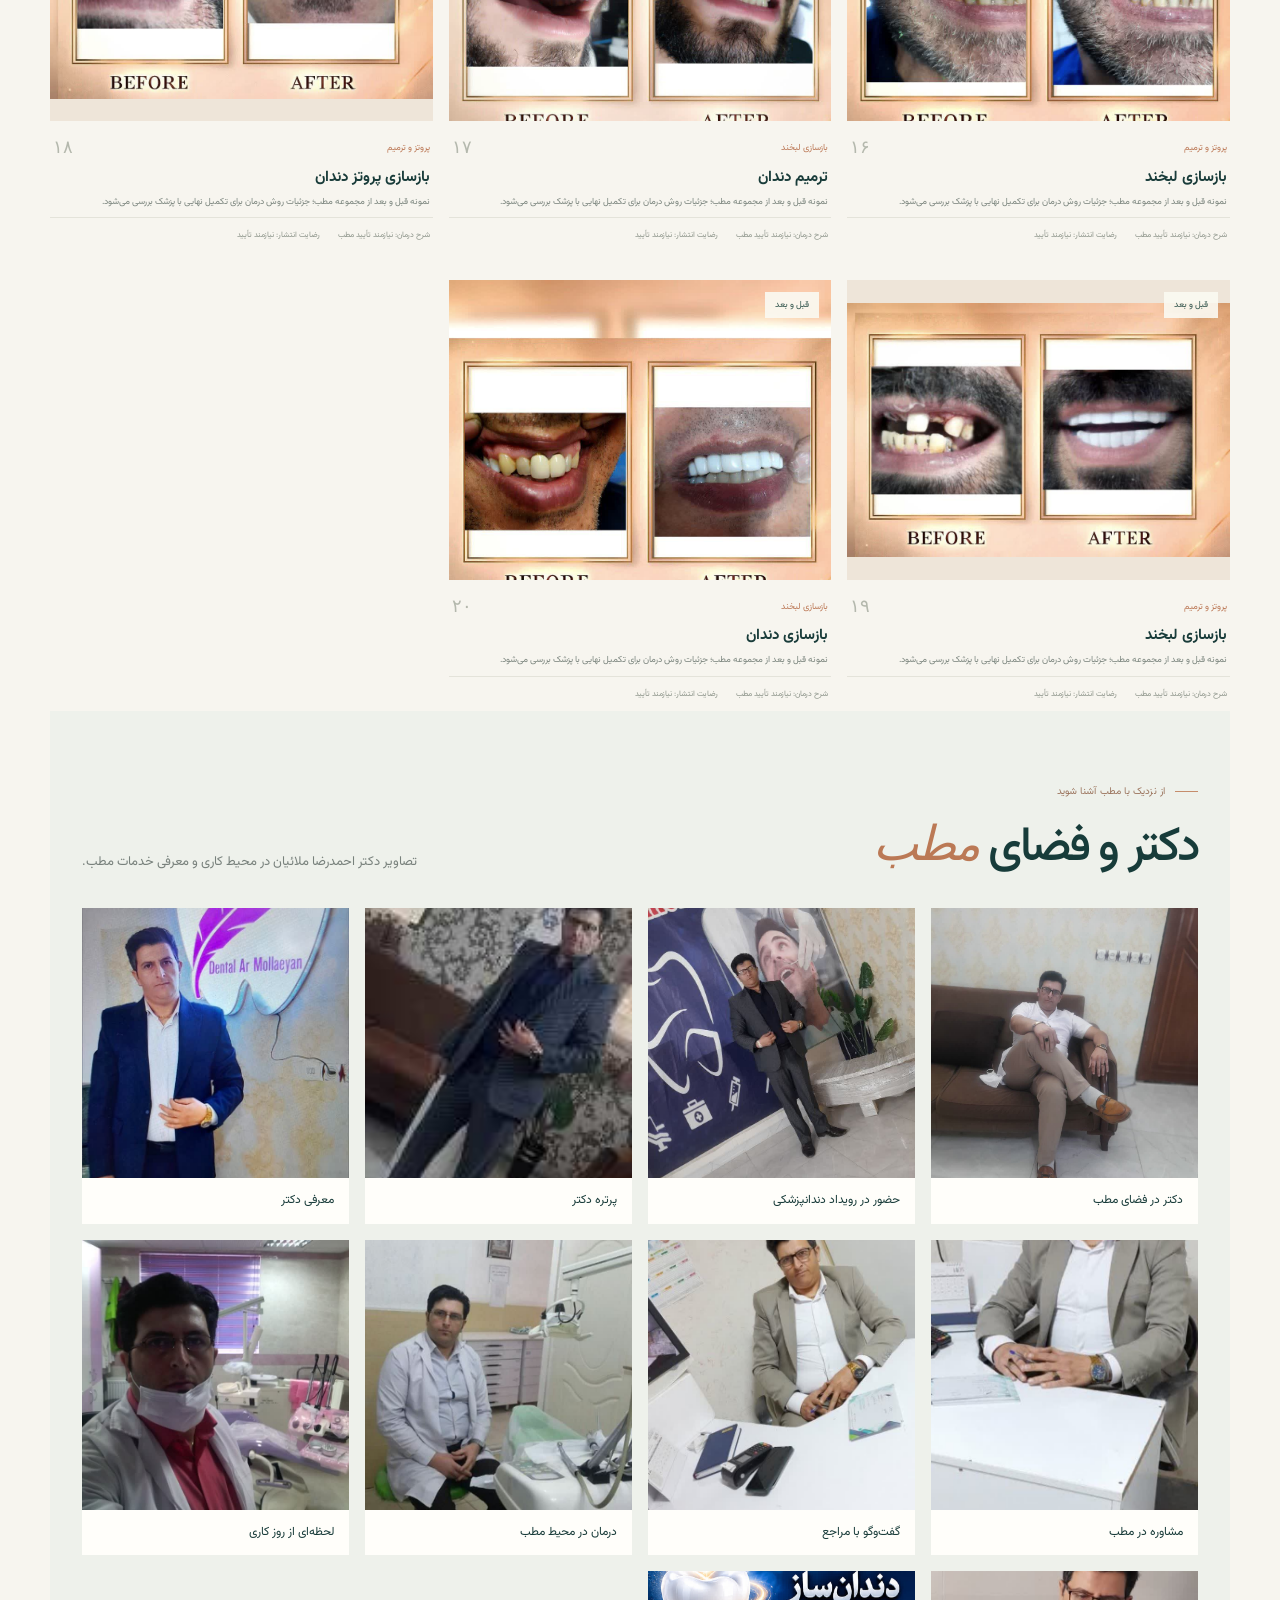
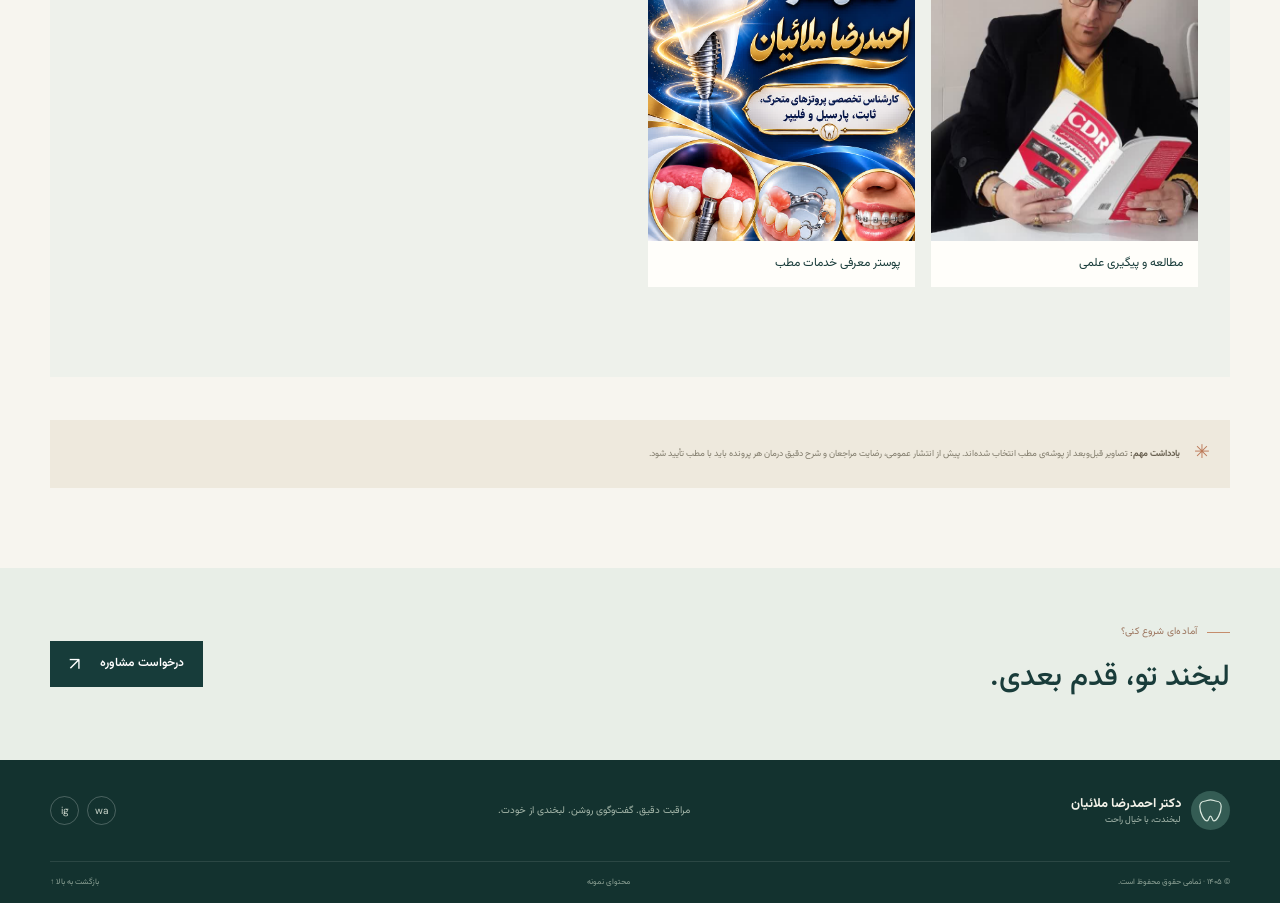
<file: portfolio.html>
<!doctype html>
<html lang="fa" dir="rtl"><head><meta charset="utf-8"><meta name="viewport" content="width=device-width, initial-scale=1"><meta name="theme-color" content="#f7f5ef"><meta name="description" content="گالری نمونه‌های قبل و بعد پروتز و بازسازی دندان در مطب دکتر احمدرضا ملائیان."><title>نمونه‌کارها | دکتر احمدرضا ملائیان</title><link rel="preconnect" href="https://fonts.googleapis.com"><link rel="preconnect" href="https://fonts.gstatic.com" crossorigin><link href="https://fonts.googleapis.com/css2?family=DM+Sans:wght@400;500;600;700&family=Vazirmatn:wght@300;400;500;600;700;800&display=swap" rel="stylesheet"><link rel="stylesheet" href="styles.css"></head><body class="portfolio-page"><div class="topline"><div class="container topline-inner"><span><i class="live-dot"></i> نمونه‌کارهای درمانی مطب</span><a href="tel:02122334455">۰۲۱ ـ ۲۲۳۳ ۴۴۵۵ <span class="arrow">↗</span></a></div></div><header class="site-header"><div class="container nav-wrap"><a class="brand" href="index.html"><span class="brand-mark"><svg viewBox="0 0 48 48"><path d="M24 5c-4.4 0-7.2 2.5-11 2.5C8.8 7.5 5 11.2 5 17c0 12.5 8.2 25.5 13 25.5 3.2 0 3-8.5 6-8.5s2.8 8.5 6 8.5C35 42.5 43 29.5 43 17c0-5.8-3.8-9.5-8-9.5C31.2 7.5 28.4 5 24 5Z"/></svg></span><span class="brand-copy"><b>دکتر احمدرضا ملائیان</b><small>پروتز دندان · ثابت و متحرک</small></span></a><button class="menu-toggle" aria-label="باز کردن منو" aria-expanded="false"><span></span><span></span></button><nav class="main-nav"><a href="index.html#services">خدمات</a><a href="index.html#approach">رویکرد ما</a><a class="active" href="portfolio.html">قبل و بعد</a><a href="index.html#doctor">درباره دکتر</a><a href="index.html#contact">تماس با ما</a></nav><a class="btn btn-dark nav-cta" href="index.html#booking">درخواست نوبت <span>↗</span></a></div></header><main><section class="portfolio-hero"><div class="container"><a class="back-link" href="index.html">← بازگشت به صفحه اصلی</a><div class="eyebrow"><span class="eyebrow-line"></span> گالری لبخندها</div><h1>تغییرهای کوچک،<br><em>حس‌های بزرگ.</em></h1><p>هر درمان با توجه به شرایط فردی طراحی می‌شود. دسته‌بندی را انتخاب کن و نمونه‌های قبل و بعد دریافت‌شده از مجموعه مطب را ببین؛ شرح دقیق درمان هر پرونده پس از تأیید پزشک تکمیل می‌شود.</p><div class="portfolio-meta"><span>۲۰ نمونه درمان و ۱۰ تصویر از مطب</span><span>آخرین به‌روزرسانی: نمونه اولیه</span></div></div></section><section class="portfolio-list"><div class="container"><div class="filter-bar"><span>نمایش بر اساس:</span><button class="filter-chip active" data-filter="all">همه نمونه‌ها <b>۲۰</b></button><button class="filter-chip" data-filter="prosthetic">پروتز و بازسازی</button><button class="filter-chip" data-filter="smile">بازسازی لبخند</button></div><div class="case-grid"><article class="case-card" data-category="prosthetic"><div class="case-real"><img src="assets/cases/case-01.jpeg" alt="بازسازی پروتز دندان؛ تصویر قبل و بعد از مجموعه مطب، نمونه ۰۱" loading="lazy"><span class="case-real-badge">قبل و بعد</span></div><div class="case-info"><div><span class="case-category">پروتز و ترمیم</span><h2>بازسازی پروتز دندان</h2><p>نمونه قبل و بعد از مجموعه مطب؛ جزئیات روش درمان برای تکمیل نهایی با پزشک بررسی می‌شود.</p></div><span class="case-number">۰۱</span></div><div class="case-details"><span>شرح درمان: نیازمند تأیید مطب</span><span>رضایت انتشار: نیازمند تأیید</span></div></article>
<article class="case-card" data-category="smile"><div class="case-real"><img src="assets/cases/case-02.jpeg" alt="بازسازی لبخند؛ تصویر قبل و بعد از مجموعه مطب، نمونه ۰۲" loading="lazy"><span class="case-real-badge">قبل و بعد</span></div><div class="case-info"><div><span class="case-category">بازسازی لبخند</span><h2>بازسازی لبخند</h2><p>نمونه قبل و بعد از مجموعه مطب؛ جزئیات روش درمان برای تکمیل نهایی با پزشک بررسی می‌شود.</p></div><span class="case-number">۰۲</span></div><div class="case-details"><span>شرح درمان: نیازمند تأیید مطب</span><span>رضایت انتشار: نیازمند تأیید</span></div></article>
<article class="case-card" data-category="prosthetic"><div class="case-real"><img src="assets/cases/case-03.jpeg" alt="ترمیم و بازسازی؛ تصویر قبل و بعد از مجموعه مطب، نمونه ۰۳" loading="lazy"><span class="case-real-badge">قبل و بعد</span></div><div class="case-info"><div><span class="case-category">پروتز و ترمیم</span><h2>ترمیم و بازسازی</h2><p>نمونه قبل و بعد از مجموعه مطب؛ جزئیات روش درمان برای تکمیل نهایی با پزشک بررسی می‌شود.</p></div><span class="case-number">۰۳</span></div><div class="case-details"><span>شرح درمان: نیازمند تأیید مطب</span><span>رضایت انتشار: نیازمند تأیید</span></div></article>
<article class="case-card" data-category="prosthetic"><div class="case-real"><img src="assets/cases/case-04.jpeg" alt="بهبود فرم لبخند؛ تصویر قبل و بعد از مجموعه مطب، نمونه ۰۴" loading="lazy"><span class="case-real-badge">قبل و بعد</span></div><div class="case-info"><div><span class="case-category">پروتز و ترمیم</span><h2>بهبود فرم لبخند</h2><p>نمونه قبل و بعد از مجموعه مطب؛ جزئیات روش درمان برای تکمیل نهایی با پزشک بررسی می‌شود.</p></div><span class="case-number">۰۴</span></div><div class="case-details"><span>شرح درمان: نیازمند تأیید مطب</span><span>رضایت انتشار: نیازمند تأیید</span></div></article>
<article class="case-card" data-category="smile"><div class="case-real"><img src="assets/cases/case-05.jpeg" alt="بازسازی دندان؛ تصویر قبل و بعد از مجموعه مطب، نمونه ۰۵" loading="lazy"><span class="case-real-badge">قبل و بعد</span></div><div class="case-info"><div><span class="case-category">بازسازی لبخند</span><h2>بازسازی دندان</h2><p>نمونه قبل و بعد از مجموعه مطب؛ جزئیات روش درمان برای تکمیل نهایی با پزشک بررسی می‌شود.</p></div><span class="case-number">۰۵</span></div><div class="case-details"><span>شرح درمان: نیازمند تأیید مطب</span><span>رضایت انتشار: نیازمند تأیید</span></div></article>
<article class="case-card" data-category="prosthetic"><div class="case-real"><img src="assets/cases/case-06.jpeg" alt="ترمیم پروتزی؛ تصویر قبل و بعد از مجموعه مطب، نمونه ۰۶" loading="lazy"><span class="case-real-badge">قبل و بعد</span></div><div class="case-info"><div><span class="case-category">پروتز و ترمیم</span><h2>ترمیم پروتزی</h2><p>نمونه قبل و بعد از مجموعه مطب؛ جزئیات روش درمان برای تکمیل نهایی با پزشک بررسی می‌شود.</p></div><span class="case-number">۰۶</span></div><div class="case-details"><span>شرح درمان: نیازمند تأیید مطب</span><span>رضایت انتشار: نیازمند تأیید</span></div></article>
<article class="case-card" data-category="prosthetic"><div class="case-real"><img src="assets/cases/case-07.jpeg" alt="بازسازی لبخند؛ تصویر قبل و بعد از مجموعه مطب، نمونه ۰۷" loading="lazy"><span class="case-real-badge">قبل و بعد</span></div><div class="case-info"><div><span class="case-category">پروتز و ترمیم</span><h2>بازسازی لبخند</h2><p>نمونه قبل و بعد از مجموعه مطب؛ جزئیات روش درمان برای تکمیل نهایی با پزشک بررسی می‌شود.</p></div><span class="case-number">۰۷</span></div><div class="case-details"><span>شرح درمان: نیازمند تأیید مطب</span><span>رضایت انتشار: نیازمند تأیید</span></div></article>
<article class="case-card" data-category="smile"><div class="case-real"><img src="assets/cases/case-08.jpeg" alt="ترمیم دندان؛ تصویر قبل و بعد از مجموعه مطب، نمونه ۰۸" loading="lazy"><span class="case-real-badge">قبل و بعد</span></div><div class="case-info"><div><span class="case-category">بازسازی لبخند</span><h2>ترمیم دندان</h2><p>نمونه قبل و بعد از مجموعه مطب؛ جزئیات روش درمان برای تکمیل نهایی با پزشک بررسی می‌شود.</p></div><span class="case-number">۰۸</span></div><div class="case-details"><span>شرح درمان: نیازمند تأیید مطب</span><span>رضایت انتشار: نیازمند تأیید</span></div></article>
<article class="case-card" data-category="prosthetic"><div class="case-real"><img src="assets/cases/case-09.jpeg" alt="بازسازی پروتز دندان؛ تصویر قبل و بعد از مجموعه مطب، نمونه ۰۹" loading="lazy"><span class="case-real-badge">قبل و بعد</span></div><div class="case-info"><div><span class="case-category">پروتز و ترمیم</span><h2>بازسازی پروتز دندان</h2><p>نمونه قبل و بعد از مجموعه مطب؛ جزئیات روش درمان برای تکمیل نهایی با پزشک بررسی می‌شود.</p></div><span class="case-number">۰۹</span></div><div class="case-details"><span>شرح درمان: نیازمند تأیید مطب</span><span>رضایت انتشار: نیازمند تأیید</span></div></article>
<article class="case-card" data-category="prosthetic"><div class="case-real"><img src="assets/cases/case-10.jpeg" alt="بازسازی دندان؛ تصویر قبل و بعد از مجموعه مطب، نمونه ۱۰" loading="lazy"><span class="case-real-badge">قبل و بعد</span></div><div class="case-info"><div><span class="case-category">پروتز و ترمیم</span><h2>بازسازی دندان</h2><p>نمونه قبل و بعد از مجموعه مطب؛ جزئیات روش درمان برای تکمیل نهایی با پزشک بررسی می‌شود.</p></div><span class="case-number">۱۰</span></div><div class="case-details"><span>شرح درمان: نیازمند تأیید مطب</span><span>رضایت انتشار: نیازمند تأیید</span></div></article>
<article class="case-card" data-category="smile"><div class="case-real"><img src="assets/cases/case-11.jpeg" alt="بازسازی لبخند؛ تصویر قبل و بعد از مجموعه مطب، نمونه ۱۱" loading="lazy"><span class="case-real-badge">قبل و بعد</span></div><div class="case-info"><div><span class="case-category">بازسازی لبخند</span><h2>بازسازی لبخند</h2><p>نمونه قبل و بعد از مجموعه مطب؛ جزئیات روش درمان برای تکمیل نهایی با پزشک بررسی می‌شود.</p></div><span class="case-number">۱۱</span></div><div class="case-details"><span>شرح درمان: نیازمند تأیید مطب</span><span>رضایت انتشار: نیازمند تأیید</span></div></article>
<article class="case-card" data-category="prosthetic"><div class="case-real"><img src="assets/cases/case-12.jpeg" alt="پروتز دندان؛ تصویر قبل و بعد از مجموعه مطب، نمونه ۱۲" loading="lazy"><span class="case-real-badge">قبل و بعد</span></div><div class="case-info"><div><span class="case-category">پروتز و ترمیم</span><h2>پروتز دندان</h2><p>نمونه قبل و بعد از مجموعه مطب؛ جزئیات روش درمان برای تکمیل نهایی با پزشک بررسی می‌شود.</p></div><span class="case-number">۱۲</span></div><div class="case-details"><span>شرح درمان: نیازمند تأیید مطب</span><span>رضایت انتشار: نیازمند تأیید</span></div></article>
<article class="case-card" data-category="prosthetic"><div class="case-real"><img src="assets/cases/case-13.jpeg" alt="ترمیم و بازسازی؛ تصویر قبل و بعد از مجموعه مطب، نمونه ۱۳" loading="lazy"><span class="case-real-badge">قبل و بعد</span></div><div class="case-info"><div><span class="case-category">پروتز و ترمیم</span><h2>ترمیم و بازسازی</h2><p>نمونه قبل و بعد از مجموعه مطب؛ جزئیات روش درمان برای تکمیل نهایی با پزشک بررسی می‌شود.</p></div><span class="case-number">۱۳</span></div><div class="case-details"><span>شرح درمان: نیازمند تأیید مطب</span><span>رضایت انتشار: نیازمند تأیید</span></div></article>
<article class="case-card" data-category="smile"><div class="case-real"><img src="assets/cases/case-14.jpeg" alt="بازسازی لبخند؛ تصویر قبل و بعد از مجموعه مطب، نمونه ۱۴" loading="lazy"><span class="case-real-badge">قبل و بعد</span></div><div class="case-info"><div><span class="case-category">بازسازی لبخند</span><h2>بازسازی لبخند</h2><p>نمونه قبل و بعد از مجموعه مطب؛ جزئیات روش درمان برای تکمیل نهایی با پزشک بررسی می‌شود.</p></div><span class="case-number">۱۴</span></div><div class="case-details"><span>شرح درمان: نیازمند تأیید مطب</span><span>رضایت انتشار: نیازمند تأیید</span></div></article>
<article class="case-card" data-category="prosthetic"><div class="case-real"><img src="assets/cases/case-15.jpeg" alt="بازسازی پروتز دندان؛ تصویر قبل و بعد از مجموعه مطب، نمونه ۱۵" loading="lazy"><span class="case-real-badge">قبل و بعد</span></div><div class="case-info"><div><span class="case-category">پروتز و ترمیم</span><h2>بازسازی پروتز دندان</h2><p>نمونه قبل و بعد از مجموعه مطب؛ جزئیات روش درمان برای تکمیل نهایی با پزشک بررسی می‌شود.</p></div><span class="case-number">۱۵</span></div><div class="case-details"><span>شرح درمان: نیازمند تأیید مطب</span><span>رضایت انتشار: نیازمند تأیید</span></div></article>
<article class="case-card" data-category="prosthetic"><div class="case-real"><img src="assets/cases/case-16.jpeg" alt="بازسازی لبخند؛ تصویر قبل و بعد از مجموعه مطب، نمونه ۱۶" loading="lazy"><span class="case-real-badge">قبل و بعد</span></div><div class="case-info"><div><span class="case-category">پروتز و ترمیم</span><h2>بازسازی لبخند</h2><p>نمونه قبل و بعد از مجموعه مطب؛ جزئیات روش درمان برای تکمیل نهایی با پزشک بررسی می‌شود.</p></div><span class="case-number">۱۶</span></div><div class="case-details"><span>شرح درمان: نیازمند تأیید مطب</span><span>رضایت انتشار: نیازمند تأیید</span></div></article>
<article class="case-card" data-category="smile"><div class="case-real"><img src="assets/cases/case-17.jpeg" alt="ترمیم دندان؛ تصویر قبل و بعد از مجموعه مطب، نمونه ۱۷" loading="lazy"><span class="case-real-badge">قبل و بعد</span></div><div class="case-info"><div><span class="case-category">بازسازی لبخند</span><h2>ترمیم دندان</h2><p>نمونه قبل و بعد از مجموعه مطب؛ جزئیات روش درمان برای تکمیل نهایی با پزشک بررسی می‌شود.</p></div><span class="case-number">۱۷</span></div><div class="case-details"><span>شرح درمان: نیازمند تأیید مطب</span><span>رضایت انتشار: نیازمند تأیید</span></div></article>
<article class="case-card" data-category="prosthetic"><div class="case-real"><img src="assets/cases/case-18.jpeg" alt="بازسازی پروتز دندان؛ تصویر قبل و بعد از مجموعه مطب، نمونه ۱۸" loading="lazy"><span class="case-real-badge">قبل و بعد</span></div><div class="case-info"><div><span class="case-category">پروتز و ترمیم</span><h2>بازسازی پروتز دندان</h2><p>نمونه قبل و بعد از مجموعه مطب؛ جزئیات روش درمان برای تکمیل نهایی با پزشک بررسی می‌شود.</p></div><span class="case-number">۱۸</span></div><div class="case-details"><span>شرح درمان: نیازمند تأیید مطب</span><span>رضایت انتشار: نیازمند تأیید</span></div></article>
<article class="case-card" data-category="prosthetic"><div class="case-real"><img src="assets/cases/case-19.jpeg" alt="بازسازی لبخند؛ تصویر قبل و بعد از مجموعه مطب، نمونه ۱۹" loading="lazy"><span class="case-real-badge">قبل و بعد</span></div><div class="case-info"><div><span class="case-category">پروتز و ترمیم</span><h2>بازسازی لبخند</h2><p>نمونه قبل و بعد از مجموعه مطب؛ جزئیات روش درمان برای تکمیل نهایی با پزشک بررسی می‌شود.</p></div><span class="case-number">۱۹</span></div><div class="case-details"><span>شرح درمان: نیازمند تأیید مطب</span><span>رضایت انتشار: نیازمند تأیید</span></div></article>
<article class="case-card" data-category="smile"><div class="case-real"><img src="assets/cases/case-20.jpeg" alt="بازسازی دندان؛ تصویر قبل و بعد از مجموعه مطب، نمونه ۲۰" loading="lazy"><span class="case-real-badge">قبل و بعد</span></div><div class="case-info"><div><span class="case-category">بازسازی لبخند</span><h2>بازسازی دندان</h2><p>نمونه قبل و بعد از مجموعه مطب؛ جزئیات روش درمان برای تکمیل نهایی با پزشک بررسی می‌شود.</p></div><span class="case-number">۲۰</span></div><div class="case-details"><span>شرح درمان: نیازمند تأیید مطب</span><span>رضایت انتشار: نیازمند تأیید</span></div></article></div><section class="doctor-gallery-section"><div class="container"><div class="section-heading"><div><div class="eyebrow"><span class="eyebrow-line"></span> از نزدیک با مطب آشنا شوید</div><h2>دکتر و فضای <em>مطب</em></h2></div><p>تصاویر دکتر احمدرضا ملائیان در محیط کاری و معرفی خدمات مطب.</p></div><div class="doctor-gallery-grid"><figure class="doctor-gallery-card"><img src="assets/doctor-gallery/photo_31273637359_x.jpeg" alt="دکتر در فضای مطب؛ دکتر احمدرضا ملائیان" loading="lazy"><figcaption>دکتر در فضای مطب</figcaption></figure><figure class="doctor-gallery-card"><img src="assets/doctor-gallery/photo_31273637369_x.jpeg" alt="حضور در رویداد دندانپزشکی؛ دکتر احمدرضا ملائیان" loading="lazy"><figcaption>حضور در رویداد دندانپزشکی</figcaption></figure><figure class="doctor-gallery-card"><img src="assets/doctor-gallery/photo_31273637370_m.jpeg" alt="پرتره دکتر؛ دکتر احمدرضا ملائیان" loading="lazy"><figcaption>پرتره دکتر</figcaption></figure><figure class="doctor-gallery-card"><img src="assets/doctor-gallery/photo_31273637372_x.jpeg" alt="معرفی دکتر؛ دکتر احمدرضا ملائیان" loading="lazy"><figcaption>معرفی دکتر</figcaption></figure><figure class="doctor-gallery-card"><img src="assets/doctor-gallery/photo_31273637389_x.jpeg" alt="مشاوره در مطب؛ دکتر احمدرضا ملائیان" loading="lazy"><figcaption>مشاوره در مطب</figcaption></figure><figure class="doctor-gallery-card"><img src="assets/doctor-gallery/photo_31273637405_x.jpeg" alt="گفت‌وگو با مراجع؛ دکتر احمدرضا ملائیان" loading="lazy"><figcaption>گفت‌وگو با مراجع</figcaption></figure><figure class="doctor-gallery-card"><img src="assets/doctor-gallery/photo_31273637410_x.jpeg" alt="درمان در محیط مطب؛ دکتر احمدرضا ملائیان" loading="lazy"><figcaption>درمان در محیط مطب</figcaption></figure><figure class="doctor-gallery-card"><img src="assets/doctor-gallery/photo_31273637416_x (1).jpeg" alt="لحظه‌ای از روز کاری؛ دکتر احمدرضا ملائیان" loading="lazy"><figcaption>لحظه‌ای از روز کاری</figcaption></figure><figure class="doctor-gallery-card"><img src="assets/doctor-gallery/photo_31273637456_x.jpeg" alt="مطالعه و پیگیری علمی؛ دکتر احمدرضا ملائیان" loading="lazy"><figcaption>مطالعه و پیگیری علمی</figcaption></figure><figure class="doctor-gallery-card"><img src="assets/doctor-gallery/photo_31344276525_x.jpeg" alt="پوستر معرفی خدمات مطب؛ دکتر احمدرضا ملائیان" loading="lazy"><figcaption>پوستر معرفی خدمات مطب</figcaption></figure></div></div></section><div class="portfolio-disclaimer"><span>✳</span><p><b>یادداشت مهم:</b> تصاویر قبل‌و‌بعد از پوشه‌ی مطب انتخاب شده‌اند. پیش از انتشار عمومی، رضایت مراجعان و شرح دقیق درمان هر پرونده باید با مطب تأیید شود.</p></div></div></section><section class="portfolio-cta"><div class="container portfolio-cta-inner"><div><div class="eyebrow"><span class="eyebrow-line"></span> آماده‌ای شروع کنی؟</div><h2>لبخند تو، قدم بعدی.</h2></div><a class="btn btn-dark" href="index.html#booking">درخواست مشاوره <span>↗</span></a></div></section></main><footer class="site-footer"><div class="container footer-top"><a class="brand footer-brand" href="index.html"><span class="brand-mark"><svg viewBox="0 0 48 48"><path d="M24 5c-4.4 0-7.2 2.5-11 2.5C8.8 7.5 5 11.2 5 17c0 12.5 8.2 25.5 13 25.5 3.2 0 3-8.5 6-8.5s2.8 8.5 6 8.5C35 42.5 43 29.5 43 17c0-5.8-3.8-9.5-8-9.5C31.2 7.5 28.4 5 24 5Z"/></svg></span><span class="brand-copy"><b>دکتر احمدرضا ملائیان</b><small>لبخندت، با خیال راحت</small></span></a><p>مراقبت دقیق. گفت‌وگوی روشن. لبخندی از خودت.</p><div class="footer-social"><a href="index.html#contact">ig</a><a href="index.html#contact">wa</a></div></div><div class="container footer-bottom"><span>© ۱۴۰۵ · تمامی حقوق محفوظ است.</span><span>محتوای نمونه</span><a href="#top">بازگشت به بالا ↑</a></div></footer><a class="mobile-booking" href="index.html#booking">درخواست نوبت <span>↗</span></a><script src="script.js"></script></body></html>
</file>
<file: styles.css>
:root{--ink:#193c3a;--deep:#173c3a;--teal:#3f7770;--mint:#dce9e3;--paper:#f7f5ef;--white:#fffefa;--orange:#e99b6b;--muted:#78817c;--line:#dfdfd5;--lilac:#dfdbea;--serif:Georgia,'Times New Roman',serif}*{box-sizing:border-box}html{scroll-behavior:smooth;scroll-padding-top:100px}body{margin:0;background:var(--paper);color:var(--ink);font-family:'Vazirmatn',Tahoma,sans-serif;font-size:14px;line-height:1.8}a{color:inherit;text-decoration:none}button,input,textarea,select{font:inherit}.container{width:min(1180px,calc(100% - 64px));margin-inline:auto}.topline{height:38px;background:var(--deep);color:#dfe9e2;font-size:11px}.topline-inner{height:100%;display:flex;align-items:center;justify-content:space-between}.topline-inner>span{display:flex;align-items:center;gap:9px}.topline-inner>a{font-family:'DM Sans','Vazirmatn',sans-serif;direction:ltr}.live-dot{width:6px;height:6px;border-radius:50%;background:#dfb47c;display:inline-block;box-shadow:0 0 0 4px #ffffff12}.arrow{color:#e8a479;margin-inline-start:5px}.site-header{height:84px;background:var(--paper);position:sticky;top:0;z-index:20;border-bottom:1px solid #203d3810}.nav-wrap{height:100%;display:flex;align-items:center;justify-content:space-between;gap:28px}.brand{display:flex;align-items:center;gap:10px;flex-shrink:0}.brand-mark{width:39px;height:39px;background:#dce9e3;border-radius:50%;display:grid;place-items:center}.brand-mark svg{width:27px;fill:none;stroke:var(--teal);stroke-width:2.1;stroke-linecap:round;stroke-linejoin:round}.brand-copy{display:flex;flex-direction:column;line-height:1.4}.brand-copy b{font-size:13px;font-weight:700}.brand-copy small{font-size:9px;color:var(--muted)}.main-nav{display:flex;align-items:center;gap:27px;font-size:12px;color:#596760}.main-nav a{transition:color .2s}.main-nav a:hover,.main-nav .active{color:#bb724d}.btn{height:46px;padding:0 19px;display:inline-flex;align-items:center;justify-content:center;gap:20px;border:0;cursor:pointer;font-size:12px;font-weight:600;transition:transform .2s,background .2s}.btn:hover{transform:translateY(-2px)}.btn-dark{background:var(--deep);color:white}.btn-dark:hover{background:#28534e}.btn-teal{background:#3e716a;color:white}.btn-teal:hover{background:#2d5b55}.btn-outline{border:1px solid #aeb8ae;background:transparent;color:var(--ink)}.btn span{font:18px 'DM Sans';line-height:1}.menu-toggle{display:none}.hero{padding:68px 0 25px;overflow:hidden;position:relative}.hero-grid{display:grid;grid-template-columns:.92fr 1.08fr;align-items:center;min-height:500px}.hero-copy{position:relative;z-index:2;padding-bottom:15px}.eyebrow{font-size:10px;letter-spacing:.01em;color:#9b745d;display:flex;align-items:center;gap:10px}.eyebrow-line{width:23px;height:1px;background:#c58d6c;display:inline-block}.hero h1,.portfolio-hero h1{font-size:clamp(48px,6.4vw,82px);line-height:1.16;font-weight:500;letter-spacing:-.06em;margin:24px 0 15px;color:var(--deep)}h1 em,h2 em{font-family:var(--serif);font-weight:400;color:#bb7955;letter-spacing:-.045em}.hero-desc{max-width:390px;color:#697772;font-size:14px;line-height:2;margin:0 0 27px}.hero-actions{display:flex;align-items:center;gap:24px}.text-link{font-size:11px;font-weight:600;display:inline-flex;gap:12px;align-items:center}.text-link span{font:19px 'DM Sans';color:#c6815c}.hero-proof{display:flex;align-items:center;margin-top:57px;gap:14px}.avatar-stack{display:flex;direction:ltr;padding-left:4px}.avatar-stack span{width:31px;height:31px;border-radius:50%;display:grid;place-items:center;background:#d8c7b5;border:2px solid var(--paper);margin-left:-7px;font-size:10px;color:#39504b}.avatar-stack span:nth-child(2){background:#c0d1c5}.avatar-stack span:nth-child(3){background:#e8c4a5}.avatar-stack .avatar-plus{background:#456e67;color:white}.hero-proof>div:nth-child(2){display:flex;flex-direction:column;line-height:1.5}.hero-proof strong{font-size:10px}.hero-proof small{font-size:9px;color:var(--muted)}.proof-divider{width:1px;height:31px;background:var(--line);margin-inline:7px}.proof-rating{display:grid;grid-template-columns:auto auto;column-gap:7px;line-height:1.3}.proof-rating b{font:16px 'DM Sans'}.proof-rating span{font-size:9px;color:#cb9765;letter-spacing:1px}.proof-rating small{grid-column:1/3}.hero-art{height:510px;position:relative;display:grid;place-items:center}.hero-blob{position:absolute;width:410px;height:455px;background:#e4ece5;border-radius:47% 53% 55% 45%/44% 44% 56% 56%;transform:rotate(8deg);right:11%;top:4%}.hero-photo{position:relative;width:74%;height:440px;border-radius:48% 48% 4px 4px;overflow:hidden;z-index:1;background:#d7e1da}.hero-photo img,.service-image img,.approach-image>img,.doctor-frame>img{width:100%;height:100%;object-fit:cover}.hero-photo img{filter:saturate(.72);object-position:74% center}.hero-photo:after{content:'';position:absolute;inset:0;background:linear-gradient(0deg,#193c3a48,transparent 52%)}.photo-label{position:absolute;bottom:22px;right:21px;z-index:2;display:flex;align-items:center;gap:11px;color:white}.photo-label>span:last-child{display:flex;flex-direction:column;line-height:1.5}.photo-label b{font-size:12px}.photo-label small{font-size:9px;color:#d9e2df}.label-icon{width:33px;height:33px;border-radius:50%;background:#ffffff25;display:grid;place-items:center}.float-card{position:absolute;z-index:3;background:#fffefaee;box-shadow:0 12px 40px #183c3a12;padding:13px 16px;display:flex;align-items:center;gap:10px}.float-card-top{top:91px;left:1%;}.float-card-bottom{bottom:54px;right:-1%;display:flex;flex-direction:column;align-items:flex-start;gap:1px;padding:13px 17px}.float-card b{font-size:10px;display:block}.float-card small{display:block;font-size:9px;color:var(--muted)}.float-icon{width:29px;height:29px;background:#f4e5d8;color:#c07b55;border-radius:50%;display:grid;place-items:center}.mini-stars{color:#c69460;font-size:9px;letter-spacing:1px}.art-ring{position:absolute;border:1px solid #9db4a5;border-radius:50%;width:32px;height:32px;top:60px;right:6%}.ring-two{width:13px;height:13px;top:auto;right:auto;left:8%;bottom:99px;background:#e8b28a;border:0}.art-note{position:absolute;bottom:72px;left:0;font:10px/1.6 'DM Sans';letter-spacing:2px;color:#718c7c;transform:rotate(-10deg)}.hero-bottom{display:flex;align-items:center;gap:14px;color:#89938c;font-size:9px;padding-top:5px}.scroll-line{height:1px;width:54px;background:#c7cfc6}.hero-bottom a{margin-right:auto}.hero-bottom a span{font:16px 'DM Sans';margin-right:8px;color:#bf7b57}.service-strip{background:#e9eee8;padding:21px 0}.strip-inner{display:grid;grid-template-columns:1.2fr repeat(4,1fr);align-items:center;gap:12px}.strip-label{font-size:10px;line-height:1.8;color:#687770}.strip-label b{font-size:13px;color:var(--ink)}.strip-inner>a{height:45px;display:flex;align-items:center;gap:9px;border-right:1px solid #d1d9d0;padding-right:20px;font-size:11px;font-weight:500}.strip-inner>a b{font:16px 'DM Sans';color:#a67c5d;margin-right:auto}.strip-icon{width:28px;height:28px;border:1px solid #b8c9bd;border-radius:50%;display:grid;place-items:center;color:#5e867a;font-size:17px}.section{padding:108px 0}.section-heading{display:flex;justify-content:space-between;align-items:end;margin-bottom:45px}.section-heading h2,.approach-copy h2,.doctor-copy h2,.contact-grid h2,.booking-copy h2{font-size:48px;line-height:1.3;letter-spacing:-.05em;font-weight:500;color:var(--deep);margin:16px 0 0}.section-heading>p{max-width:330px;color:#77827b;font-size:12px;line-height:2;margin:0 6% 5px 0}.service-grid{display:grid;grid-template-columns:repeat(4,1fr);gap:15px}.service-card{padding:15px;background:#fbfaf6;border:1px solid #e9e7df;min-width:0;transition:transform .25s,box-shadow .25s}.service-card:hover{transform:translateY(-5px);box-shadow:0 14px 40px #163c3a0d}.card-top{display:flex;align-items:center;justify-content:space-between;color:#88928b;font:9px 'DM Sans';height:24px}.service-symbol{font-size:17px;color:#b67c5d}.service-image,.service-illustration{height:180px;margin:8px 0 17px;overflow:hidden;position:relative}.service-image img{filter:saturate(.65)}.service-card h3{font-size:16px;margin:0 0 7px}.service-card p{font-size:10px;color:#78837c;line-height:1.9;min-height:39px;margin:0 0 13px}.card-link{font-size:9px;display:flex;justify-content:space-between;border-top:1px solid #e6e5dd;padding-top:11px}.card-link span{font:17px 'DM Sans';color:#bd7b58}.service-illustration{display:flex;align-items:center;justify-content:center}.service-illustration span{position:absolute;font-size:74px;opacity:.75;color:#fff}.service-illustration i{position:absolute;width:130px;height:130px;border-radius:50%;border:1px solid #ffffff8a}.service-illustration b{font:10px/1.35 'DM Sans';letter-spacing:2px;position:absolute;color:#ffffffd9;left:13px;bottom:11px}.illu-teal{background:#729890}.illu-orange{background:#d89b71}.illu-lilac{background:#9895aa}.illu-orange span{font-size:60px}.center-link{text-align:center;margin-top:33px}.approach-section{background:#e8ede7;padding:100px 0}.approach-grid{display:grid;grid-template-columns:1fr 1fr;gap:9%;align-items:center}.approach-image{height:480px;position:relative;width:86%;background:#d2ddd4}.approach-image>img{filter:saturate(.65);object-position:66% center}.image-stamp{position:absolute;left:-39px;top:45px;width:90px;height:90px;border-radius:50%;background:#c68861;color:white;display:grid;place-content:center;text-align:center;font:9px/1.3 'DM Sans';letter-spacing:2px;transform:rotate(-11deg)}.image-stamp b{font-size:20px;line-height:1}.image-caption{position:absolute;bottom:0;right:0;background:#fffefa;padding:10px 15px;font-size:9px}.approach-copy h2{font-size:45px;margin:17px 0}.approach-lead{max-width:400px;color:#697971;font-size:12px;line-height:2.1}.values-list{margin:28px 0 24px}.values-list>div{display:grid;grid-template-columns:28px 128px 1fr;align-items:center;padding:10px 0;border-bottom:1px solid #d2dcd3}.values-list>div>span{color:#bc7a57;font:12px 'DM Sans'}.values-list b{font-size:11px}.values-list p{font-size:9px;color:#79857c;margin:0}.doctor-section{padding:105px 0}.doctor-grid{display:grid;grid-template-columns:1fr .9fr;align-items:center;gap:10%}.doctor-copy h2{font-size:45px;margin:19px 0}.doctor-copy>p{max-width:440px;color:#748078;font-size:11px;line-height:2.15}.credentials{display:flex;align-items:center;gap:12px;margin:24px 0}.credentials>span{width:36px;height:36px;display:grid;place-items:center;border-radius:50%;background:#e7eee7;color:#bd7b58;font-size:16px}.credentials div{display:flex;flex-direction:column}.credentials b{font-size:10px}.credentials small{font-size:9px;color:#879189}.doctor-visual{position:relative;padding:0 30px 28px 0}.doctor-frame{height:475px;width:88%;position:relative;background:#d7ded8}.doctor-frame:before{content:'';position:absolute;inset:18px -18px -18px 18px;border:1px solid #9eafa2;z-index:-1}.doctor-frame>img{filter:brightness(1.1) contrast(1.04) saturate(.82);object-position:84% center}.portrait-note{position:absolute;bottom:15px;right:15px;background:#fffffff0;padding:7px 11px;font-size:9px}.portrait-note small{font-size:8px;color:#888}.doctor-side-note{position:absolute;right:auto;left:-4px;bottom:61px;writing-mode:vertical-rl;transform:rotate(180deg);font:9px/1.8 'DM Sans';letter-spacing:2px;color:#8c9b8d}.doctor-spark{position:absolute;top:25px;right:0;color:#bf8967;font-size:29px}.portfolio-preview{padding:98px 0;background:#f1efe7}.preview-heading{align-items:center}.preview-heading h2{font-size:41px}.preview-grid{display:grid;grid-template-columns:repeat(3,1fr);gap:19px}.case-img{height:275px;position:relative;overflow:hidden;background-color:#d8dfd9}.case-img:before,.case-img:after{content:'';position:absolute;inset:0;background-size:cover;background-position:center;transition:transform .5s}.case-preview:hover .case-img:before,.case-preview:hover .case-img:after{transform:scale(1.04)}.case-img-one:before{background-image:url('assets/cases/case-01-rebuild.jpeg');filter:grayscale(.5);clip-path:inset(0 50% 0 0)}.case-img-one:after{background-image:url('assets/cases/case-01-rebuild.jpeg');clip-path:inset(0 0 0 50%)}.case-img-two:before{background-image:url('assets/cases/case-02-smile.jpeg');filter:grayscale(.65);clip-path:inset(0 50% 0 0)}.case-img-two:after{background-image:url('assets/cases/case-02-smile.jpeg');clip-path:inset(0 0 0 50%)}.case-img-three:before{background-image:url('assets/cases/case-03-restoration.jpeg');filter:grayscale(.65);clip-path:inset(0 50% 0 0)}.case-img-three:after{background-image:url('assets/cases/case-03-restoration.jpeg');clip-path:inset(0 0 0 50%)}.case-tag{position:absolute;z-index:2;top:14px;right:14px;background:#fffefaed;padding:5px 10px;font-size:9px}.before-after-mini{position:absolute;z-index:3;left:50%;top:0;bottom:0;display:flex;align-items:center;flex-direction:column;transform:translateX(-50%)}.before-after-mini i{height:100%;width:1px;background:white;box-shadow:0 0 0 1px #183c3a33}.before-after-mini span{position:absolute;left:10px;top:12px;color:white;text-shadow:0 1px 5px #000;font-size:9px}.before-after-mini span:last-child{left:auto;right:10px}.case-caption{padding-top:11px;display:flex;justify-content:space-between;font-size:11px}.case-caption b{font:10px 'DM Sans';color:#9d755d}.case-caption i{font:16px 'DM Sans';margin-right:8px}.demo-note{color:#908d81;font-size:9px;margin-top:22px}.quote-section{padding:83px 0;background:#dfe8df}.quote-inner{display:grid;grid-template-columns:110px 1fr 140px;align-items:start}.quote-mark{font:115px/.9 var(--serif);color:#b9c9bc}.quote-inner blockquote{font-size:23px;line-height:1.8;max-width:760px;margin:15px 0 23px;color:#31544e}.quote-author{display:flex;align-items:center;gap:10px}.author-avatar{width:32px;height:32px;border-radius:50%;display:grid;place-items:center;background:#d7b599;font-size:11px}.quote-author>span:nth-child(2){display:flex;flex-direction:column;line-height:1.5}.quote-author b{font-size:10px}.quote-author small{font-size:8px;color:#77867d}.quote-stars{color:#c18a58;font-size:10px;letter-spacing:1px;margin-right:auto}.quote-side{font:10px/1.8 'DM Sans';letter-spacing:3px;color:#8da495;justify-self:end;margin-top:20px}.booking-section{padding:104px 0;background:#f1eee5}.booking-grid{display:grid;grid-template-columns:.85fr 1fr;gap:12%;align-items:center}.booking-copy h2{font-size:52px;margin:17px 0}.booking-copy>p{font-size:12px;max-width:370px;color:#778078;line-height:2}.booking-contact{display:flex;flex-direction:column;margin-top:34px}.booking-contact>span{font-size:9px;color:#92978e}.booking-contact>a{font:18px 'DM Sans';direction:ltr;align-self:flex-start;color:#315951}.booking-contact b{color:#bf7b58;margin-left:8px}.booking-form{background:#fbfaf6;padding:28px 32px;border:1px solid #e5e3da}.form-head{display:flex;justify-content:space-between;padding-bottom:17px;border-bottom:1px solid #e7e5dc;font-weight:600;font-size:13px;margin-bottom:17px}.form-step{font:10px 'DM Sans';color:#a39e91;align-self:center}.booking-form label{display:block;font-size:10px;margin-bottom:13px;color:#53675e}.booking-form input,.booking-form textarea,.booking-form select{display:block;width:100%;border:1px solid #e1e2d8;background:transparent;padding:10px 11px;margin-top:5px;outline:none;font-size:10px;color:#38524b;border-radius:0}.booking-form input:focus,.booking-form textarea:focus,.booking-form select:focus{border-color:#73948a}.booking-form input::placeholder,.booking-form textarea::placeholder{color:#afb4ac}.booking-form small{color:#a1a59d;font-size:8px}.form-row{display:grid;grid-template-columns:1fr 1fr;gap:12px}.form-submit{width:100%;margin-top:3px}.form-privacy{display:block;text-align:center;padding-top:8px;color:#9da29a;font-size:8px}.form-feedback{font-size:10px;color:#3e716a;margin:5px 0;text-align:center;min-height:20px}.contact-section{background:var(--deep);color:#f5f4ec;padding:80px 0}.contact-grid{display:grid;grid-template-columns:.8fr 1fr;gap:30px 12%;align-items:start}.contact-grid h2{color:white;font-size:43px}.contact-grid h2 em{color:#dfa179}.contact-details{display:grid;grid-template-columns:1fr 1fr;gap:23px 25px;padding-top:10px}.contact-details>div{display:flex;flex-direction:column}.contact-details>div span{font-size:9px;color:#9eb5a8;margin-bottom:5px}.contact-details b{font-size:11px;font-weight:500}.contact-details small{font-size:8px;color:#879e91}.contact-details a{font-family:'DM Sans','Vazirmatn';direction:ltr;display:inline-block}.whatsapp-link{font-size:9px;color:#e2ad86;margin-right:12px}.map-placeholder{grid-column:1/3;height:175px;background:radial-gradient(ellipse at 70% 30%,#42746a 0,transparent 30%),linear-gradient(135deg,#244e48,#193d39);border:1px solid #517268;display:flex;flex-direction:column;justify-content:center;align-items:center;gap:2px;color:#f2eee4}.map-pin{font-size:25px;color:#e9a47c}.map-placeholder b{font-size:11px}.map-placeholder small{font-size:9px;color:#a9beb1}.site-footer{background:#13322f;color:#cbd6cb}.footer-top{padding:31px 0;display:flex;align-items:center;justify-content:space-between;border-bottom:1px solid #ffffff1a}.footer-brand .brand-mark{background:#345c54}.footer-brand .brand-mark svg{stroke:#dbe9df}.footer-brand .brand-copy b{color:#f3f2e9}.footer-brand .brand-copy small{color:#aabbb0}.footer-top>p{font-size:10px;color:#a5b7aa}.footer-social{display:flex;gap:8px;direction:ltr}.footer-social a{width:29px;height:29px;border:1px solid #ffffff3c;border-radius:50%;display:grid;place-items:center;font:10px 'DM Sans'}.footer-bottom{display:flex;justify-content:space-between;padding:13px 0;font-size:8px;color:#8da296}.mobile-booking{display:none}.portfolio-hero{padding:65px 0 54px;background:#e7ede6;position:relative;overflow:hidden}.portfolio-hero:after{content:'✳';position:absolute;font-size:360px;line-height:1;color:#dce6dc;left:6%;top:-22%;pointer-events:none}.portfolio-hero .container{position:relative;z-index:1}.back-link{display:inline-block;font-size:10px;color:#8c7968;margin-bottom:37px}.portfolio-hero h1{font-size:65px;margin:15px 0}.portfolio-hero>div>p{color:#728078;font-size:12px;max-width:480px;line-height:2.1}.portfolio-meta{display:flex;gap:25px;margin-top:26px;color:#8a9188;font-size:9px}.portfolio-list{padding:50px 0 80px}.filter-bar{display:flex;gap:10px;align-items:center;border-bottom:1px solid #dfdfd5;padding-bottom:19px;margin-bottom:28px}.filter-bar>span{font-size:10px;color:#879087;margin-left:5px}.filter-chip{border:1px solid #e1e1d8;background:transparent;padding:7px 13px;color:#67756d;font-size:9px;cursor:pointer;transition:.2s}.filter-chip b{font:9px 'DM Sans';margin-right:6px;color:#a4a69a}.filter-chip.active,.filter-chip:hover{background:var(--deep);border-color:var(--deep);color:#fff}.filter-chip.active b{color:#d5b18f}.case-grid{display:grid;grid-template-columns:repeat(2,1fr);gap:38px 20px}.case-card{min-width:0}.case-card.hidden{display:none}.comparison{--split:50%;height:315px;position:relative;overflow:hidden;background:#d9e1d9;isolation:isolate}.comparison img{position:absolute;inset:0;width:100%;height:100%;object-fit:cover;filter:saturate(.68)}.image-after{clip-path:inset(0 0 0 var(--split))}.image-before{clip-path:inset(0 calc(100% - var(--split)) 0 0);filter:grayscale(.48) saturate(.55)!important}.comparison:after{content:'';position:absolute;top:0;bottom:0;left:var(--split);width:2px;background:white;transform:translateX(-50%);z-index:2;pointer-events:none}.comparison-label{position:absolute;top:14px;z-index:3;background:#f7f5efdc;padding:4px 10px;font-size:9px}.label-before{right:14px}.label-after{left:14px}.comparison-handle{position:absolute;z-index:4;left:var(--split);top:50%;width:38px;height:38px;border:1px solid white;border-radius:50%;background:#f7f5ef;color:var(--deep);display:grid;place-items:center;transform:translate(-50%,-50%);box-shadow:0 2px 10px #183c3a29;pointer-events:none}.comparison-handle span{font:16px 'DM Sans'}.comparison-range{position:absolute;inset:0;width:100%;height:100%;margin:0;z-index:5;opacity:0;cursor:ew-resize}.comparison-range::-webkit-slider-thumb{width:30px;height:100%;-webkit-appearance:none}.case-info{display:flex;justify-content:space-between;padding:14px 3px 7px}.case-category{font-size:9px;color:#bc7957}.case-info h2{font-size:15px;margin:3px 0}.case-info p{font-size:9px;color:#7b857e;margin:0;max-width:440px}.case-number{font:18px 'DM Sans';color:#b4b8ad}.case-details{display:flex;gap:18px;padding:10px 3px;border-top:1px solid #e4e3da;color:#8e958b;font-size:8px}.portfolio-disclaimer{margin-top:43px;padding:17px 20px;background:#eee9dd;display:flex;gap:14px;align-items:center;color:#817c6c}.portfolio-disclaimer>span{font-size:19px;color:#bc7957}.portfolio-disclaimer p{font-size:9px;margin:0;line-height:1.9}.portfolio-disclaimer b{color:#675f4f}.portfolio-cta{padding:55px 0;background:#e8eee7}.portfolio-cta-inner{display:flex;align-items:center;justify-content:space-between}.portfolio-cta h2{font-size:30px;margin:10px 0 0;font-weight:500}.portfolio-page .site-footer{margin-top:0}@media(max-width:980px){.container{width:min(100% - 42px,900px)}.main-nav{gap:15px}.nav-wrap{gap:15px}.hero-grid{grid-template-columns:.9fr 1.1fr}.hero-art{height:450px}.hero-photo{height:390px}.hero-blob{height:390px;width:350px}.hero h1{font-size:62px}.service-grid{grid-template-columns:repeat(2,1fr)}.service-image,.service-illustration{height:220px}.approach-grid{gap:6%}.approach-image{height:430px}.contact-grid{gap:28px 8%}}@media(max-width:720px){body{padding-bottom:55px}.container{width:calc(100% - 38px)}.topline{height:32px}.topline-inner{font-size:9px}.topline-inner>a{font-size:10px}.site-header{height:68px}.brand-mark{width:34px;height:34px}.brand-mark svg{width:23px}.brand-copy b{font-size:11px}.brand-copy small{font-size:8px}.menu-toggle{display:flex;flex-direction:column;gap:5px;border:0;background:none;margin-right:auto;padding:10px}.menu-toggle span{width:21px;height:1px;background:var(--deep)}.main-nav{display:none;position:absolute;top:68px;right:0;left:0;background:#fbfaf6;padding:17px 22px 22px;border-bottom:1px solid var(--line);flex-direction:column;align-items:stretch;gap:0;box-shadow:0 15px 25px #173c3a0c}.main-nav.open{display:flex}.main-nav a{padding:11px 0;border-bottom:1px solid #efeee7}.nav-cta{display:none}.hero{padding:40px 0 20px}.hero-grid{display:flex;flex-direction:column;align-items:stretch;gap:3px}.hero-copy{order:1}.hero h1{font-size:58px;margin:17px 0 10px}.hero-desc{font-size:12px;max-width:340px}.hero-actions{gap:15px}.hero-actions .btn{height:44px;padding:0 13px;gap:12px;font-size:10px}.hero-actions .text-link{font-size:10px}.hero-proof{margin-top:27px;gap:9px}.avatar-stack span{width:27px;height:27px}.hero-proof strong{font-size:9px}.hero-proof small{font-size:8px}.proof-divider{margin-inline:3px}.proof-rating b{font-size:14px}.proof-rating span{font-size:8px}.hero-art{order:0;height:335px;margin-bottom:17px}.hero-photo{width:68%;height:310px}.hero-blob{height:300px;width:260px;right:13%;top:3%}.float-card-top{top:37px;left:-2%;padding:9px 11px}.float-card-bottom{bottom:21px;right:-1%;padding:9px 12px}.float-card b{font-size:9px}.float-card small{font-size:8px}.float-icon{width:25px;height:25px}.art-note{bottom:24px;font-size:8px}.ring-one{top:14px}.ring-two{bottom:38px}.hero-bottom{padding-top:22px}.service-strip{padding:14px 0}.strip-inner{grid-template-columns:repeat(2,1fr);gap:5px}.strip-label{grid-column:1/3;margin-bottom:5px}.strip-label br{display:none}.strip-label b{margin-right:5px}.strip-inner>a{padding-right:8px;height:38px;font-size:9px;gap:7px}.strip-inner>a:nth-last-child(-n+2){border-top:1px solid #d1d9d0;padding-top:6px}.strip-icon{width:25px;height:25px}.section{padding:70px 0}.section-heading{display:block;margin-bottom:27px}.section-heading h2,.approach-copy h2,.doctor-copy h2,.contact-grid h2{font-size:37px}.section-heading>p{margin:15px 0 0;font-size:11px}.service-grid{gap:10px}.service-card{padding:10px}.service-image,.service-illustration{height:140px;margin:6px 0 12px}.service-card h3{font-size:13px}.service-card p{font-size:9px;min-height:53px}.card-link{font-size:8px;padding-top:8px}.card-top{font-size:8px}.service-symbol{font-size:14px}.approach-section{padding:66px 0}.approach-grid{grid-template-columns:1fr;gap:38px}.approach-image{height:360px;width:87%;margin-right:7%}.image-stamp{left:-25px;width:75px;height:75px}.approach-copy h2{margin:14px 0;font-size:38px}.approach-lead{font-size:11px}.values-list>div{grid-template-columns:26px 118px 1fr}.values-list p{font-size:8px}.doctor-section{padding:70px 0}.doctor-grid{grid-template-columns:1fr;gap:35px}.doctor-copy{order:1}.doctor-copy h2{font-size:37px}.doctor-copy>p{font-size:10px}.doctor-visual{width:83%;margin:auto}.doctor-frame{height:385px;width:91%}.doctor-side-note{left:-10px}.preview-heading{display:flex;align-items:end;gap:15px}.preview-heading h2{font-size:28px}.preview-heading .btn{height:39px;padding:0 11px;font-size:9px;gap:9px;white-space:nowrap}.preview-grid{grid-template-columns:1fr;gap:20px}.case-img{height:230px}.portfolio-preview{padding:66px 0}.quote-section{padding:57px 0}.quote-inner{grid-template-columns:47px 1fr}.quote-mark{font-size:75px}.quote-inner blockquote{font-size:17px;margin:10px 0 18px}.quote-side{display:none}.quote-stars{font-size:8px}.booking-section{padding:67px 0}.booking-grid{grid-template-columns:1fr;gap:29px}.booking-copy h2{font-size:43px}.booking-copy>p{font-size:11px}.booking-contact{margin-top:15px}.booking-contact>a{font-size:16px}.booking-form{padding:21px 17px}.contact-section{padding:62px 0}.contact-grid{grid-template-columns:1fr;gap:20px}.contact-grid h2{font-size:37px}.contact-details{padding-top:0;gap:18px 14px}.contact-details b{font-size:10px}.map-placeholder{grid-column:1;height:145px}.footer-top{flex-wrap:wrap;gap:18px}.footer-top>p{order:3;width:100%;margin:0;font-size:9px}.footer-bottom{gap:8px;flex-wrap:wrap;font-size:7px}.footer-bottom span:nth-child(2){order:3;width:100%}.mobile-booking{display:flex;position:fixed;bottom:0;right:0;left:0;height:52px;z-index:30;background:#1c4b45;color:white;justify-content:center;align-items:center;gap:25px;font-size:12px;box-shadow:0 -4px 18px #153d3818}.mobile-booking span{font:19px 'DM Sans';color:#e3a17a}.portfolio-hero{padding:35px 0 37px}.portfolio-hero:after{font-size:240px;left:-12%;top:-5%}.back-link{margin-bottom:22px;font-size:9px}.portfolio-hero h1{font-size:49px;margin:12px 0}.portfolio-hero>div>p{font-size:10px}.portfolio-meta{margin-top:19px;gap:14px;font-size:8px}.portfolio-list{padding:29px 0 60px}.filter-bar{overflow-x:auto;white-space:nowrap;gap:6px;padding-bottom:13px;margin-bottom:20px}.filter-bar>span{font-size:8px}.filter-chip{padding:7px 10px;font-size:8px}.case-grid{grid-template-columns:1fr;gap:29px}.comparison{height:255px}.case-info h2{font-size:13px}.case-info p{font-size:8px}.portfolio-disclaimer{padding:12px;align-items:flex-start;margin-top:29px}.portfolio-disclaimer p{font-size:8px}.portfolio-cta{padding:35px 0}.portfolio-cta-inner{gap:15px}.portfolio-cta h2{font-size:21px}.portfolio-cta-inner .btn{height:42px;padding:0 11px;font-size:9px;gap:10px;white-space:nowrap}}@media(max-width:390px){.hero h1{font-size:51px}.hero-actions{gap:9px}.hero-actions .btn{font-size:9px;padding:0 10px}.hero-actions .text-link{font-size:9px}.section-heading h2{font-size:33px}.preview-heading h2{font-size:24px}.preview-heading .btn{font-size:8px}.form-row{grid-template-columns:1fr;gap:0}.comparison{height:220px}}
.case-grid{grid-template-columns:repeat(3,minmax(0,1fr));gap:28px 16px}@media(max-width:980px){.case-grid{grid-template-columns:repeat(2,minmax(0,1fr))}}@media(max-width:720px){.case-grid{grid-template-columns:1fr}}.case-real{height:300px;position:relative;background:#eee5d9;display:grid;place-items:center;overflow:hidden}.case-real img{display:block;max-width:100%;width:auto;height:100%;object-fit:contain;filter:saturate(.88);transition:transform .3s}.case-card:hover .case-real img{transform:scale(1.025)}.case-real-badge{position:absolute;top:12px;right:12px;background:#fbfaf2e8;color:#34574f;padding:5px 10px;font-size:9px}.case-img:before{background-size:cover;background-position:center;filter:none!important;clip-path:none!important}.case-img:after,.before-after-mini{display:none!important}@media(max-width:720px){.case-real{height:275px}}
.doctor-gallery-section{padding:72px 0 90px;background:#eef1eb}.doctor-gallery-section .section-heading{display:flex;justify-content:space-between;align-items:end;gap:24px;margin-bottom:28px}.doctor-gallery-section h2{font-size:clamp(30px,4vw,48px);font-weight:500;margin:12px 0 0}.doctor-gallery-section .section-heading>p{max-width:340px;color:var(--muted);font-size:13px}.doctor-gallery-grid{display:grid;grid-template-columns:repeat(4,minmax(0,1fr));gap:16px}.doctor-gallery-card{margin:0;background:var(--white);overflow:hidden}.doctor-gallery-card img{display:block;width:100%;height:270px;object-fit:cover;background:#dce5df}.doctor-gallery-card figcaption{padding:12px 15px;font-size:12px;color:var(--ink)}@media(max-width:800px){.doctor-gallery-grid{grid-template-columns:repeat(2,minmax(0,1fr))}.doctor-gallery-card img{height:240px}}@media(max-width:480px){.doctor-gallery-section .section-heading{display:block}.doctor-gallery-card img{height:200px}}
</file>
